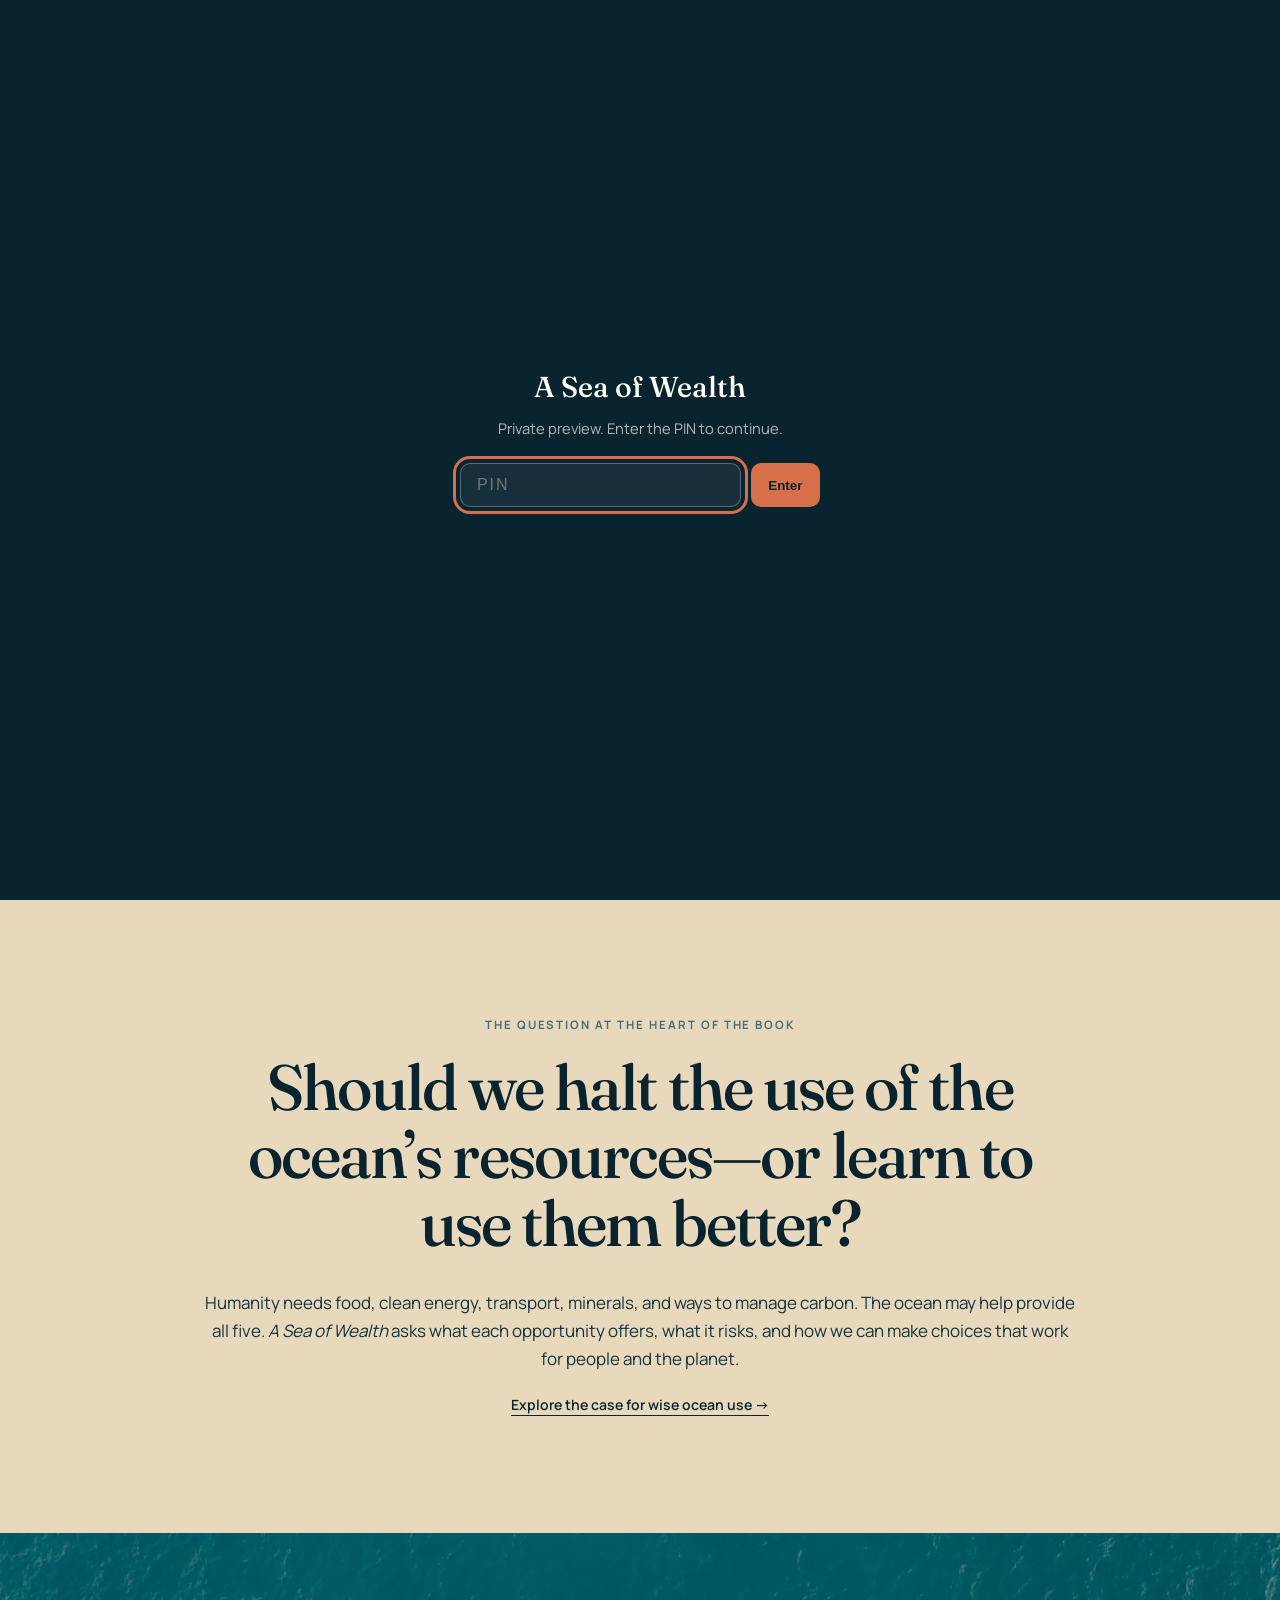
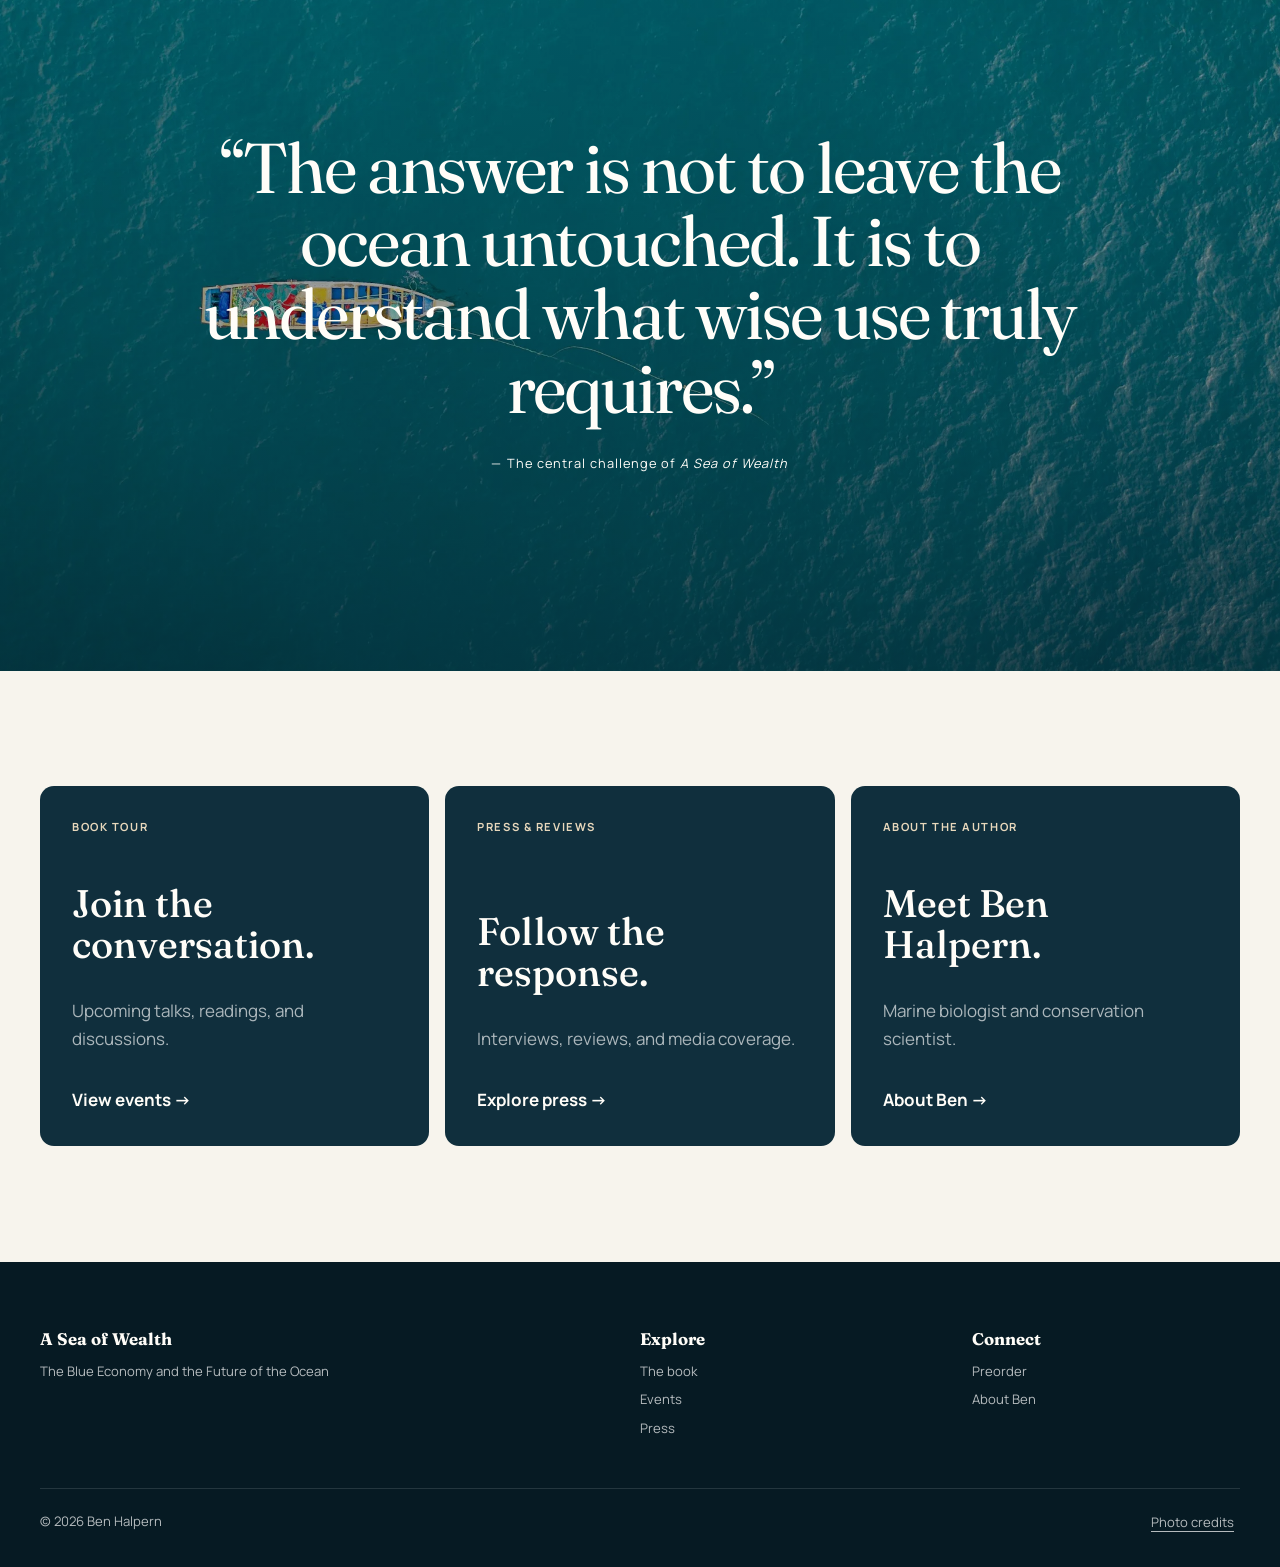
<file: index.html>
<!doctype html><html lang="en"><head><meta charset="utf-8"><meta name="viewport" content="width=device-width,initial-scale=1,viewport-fit=cover"><meta name="description" content="A Sea of Wealth by Ben Halpern — the blue economy and the future of the ocean."><title>A Sea of Wealth — Ben Halpern</title><link rel="icon" href="assets/favicon.svg" type="image/svg+xml"><meta name="theme-color" content="#07566d"><link rel="preconnect" href="https://fonts.googleapis.com"><link rel="preconnect" href="https://fonts.gstatic.com" crossorigin><link href="https://fonts.googleapis.com/css2?family=Fraunces:opsz,wght@9..144,500;9..144,600&family=Manrope:wght@400;500;600;700&display=swap" rel="stylesheet"><link rel="stylesheet" href="styles.css"><link rel="stylesheet" href="mobile.css" media="(max-width: 760px)"><script src="content.js" defer></script><script src="script.js" defer></script><script src="pin-gate.js" defer></script></head><body data-page="home">
<div class="pin-gate" id="pin-gate" role="dialog" aria-modal="true" aria-labelledby="pin-gate-title"><div class="pin-gate-card"><h1 id="pin-gate-title">A Sea of Wealth</h1><p>Private preview. Enter the PIN to continue.</p><form class="pin-gate-form" id="pin-gate-form"><input id="pin-gate-input" type="password" inputmode="numeric" maxlength="8" placeholder="PIN" aria-label="PIN"><button>Enter</button></form><div class="pin-gate-error" id="pin-gate-error" role="alert" aria-live="assertive"></div></div></div><a class="skip-link" href="#main">Skip to content</a>
<header class="site-header" data-header><a class="wordmark" href="index.html"><span>A Sea of Wealth</span><small>Ben Halpern</small></a><a class="m-buy" data-m-page="preorder" href="preorder.html">Preorder</a><button class="nav-toggle" type="button" aria-expanded="false" aria-controls="site-nav" data-nav-toggle><span></span><span></span><span></span><span class="sr-only">Menu</span></button><nav class="site-nav" id="site-nav" data-nav><a data-nav-page="book" href="book.html">The book</a><a data-nav-page="events" href="events.html">Events</a><a data-nav-page="press" href="press.html">Press</a><a data-nav-page="author" href="author.html">About Ben</a><a class="nav-cta" data-nav-page="preorder" href="preorder.html">Preorder</a></nav></header><nav class="m-tabs" aria-label="Sections"><a data-m-page="home" href="index.html"><svg viewBox="0 0 24 24" aria-hidden="true"><path d="M3.5 10.5 12 4l8.5 6.5V19a1 1 0 0 1-1 1H15v-5.5H9V20H4.5a1 1 0 0 1-1-1z"/></svg><span>Home</span></a><a data-m-page="book" href="book.html"><svg viewBox="0 0 24 24" aria-hidden="true"><path d="M5 4.5h10.5A3.5 3.5 0 0 1 19 8v12H8.5A3.5 3.5 0 0 1 5 16.5z"/><path d="M5 16.5A3.5 3.5 0 0 1 8.5 13H19"/></svg><span>Book</span></a><a data-m-page="events" href="events.html"><svg viewBox="0 0 24 24" aria-hidden="true"><rect x="4" y="5.5" width="16" height="14.5" rx="2"/><path d="M4 10h16M8.5 3.5v4M15.5 3.5v4"/></svg><span>Events</span></a><a data-m-page="press" href="press.html"><svg viewBox="0 0 24 24" aria-hidden="true"><path d="M4.5 5h12v13a2 2 0 0 0 2 2h-12a2 2 0 0 1-2-2z"/><path d="M16.5 9h3v9a2 2 0 0 1-2 2M8 9h5M8 12.5h5M8 16h3"/></svg><span>Press</span></a><a data-m-page="author" href="author.html"><svg viewBox="0 0 24 24" aria-hidden="true"><circle cx="12" cy="8.5" r="3.8"/><path d="M4.5 20a7.5 7.5 0 0 1 15 0"/></svg><span>Ben</span></a></nav>
<main id="main"><section class="hero"><div class="hero-photo" role="img" aria-label="Top-down aerial view of fishing nets on the open ocean"></div><div class="hero-wash"></div><div class="hero-inner shell"><div class="cover-wrap reveal"><img class="book-cover" src="assets/book-cover.webp" width="987" height="1500" alt="A Sea of Wealth book cover"><span class="release-tag">Available March 16, 2027</span></div><div class="hero-copy reveal"><p class="eyebrow">A new book by Ben Halpern</p><h1>The ocean can sustain us.<br><em>Can we use it wisely?</em></h1><p class="hero-deck">A bold, hopeful journey through the blue economy&#8288;—and a practical case for meeting human needs without sacrificing the health of the sea.</p><div class="hero-actions"><a class="button button-primary" href="preorder.html">Preorder the book</a><a class="text-link" href="book.html">Explore the book →</a></div></div></div></section>
<section class="question section"><div class="narrow reveal"><p class="eyebrow dark">The question at the heart of the book</p><h2>Should we halt the use of the ocean’s resources—or learn to use them better?</h2><p>Humanity needs food, clean energy, transport, minerals, and ways to manage carbon. The ocean may help provide all five. <em>A Sea of Wealth</em> asks what each opportunity offers, what it risks, and how we can make choices that work for people and the planet.</p><a class="text-link dark-link" href="book.html">Explore the case for wise ocean use →</a></div></section>
<section class="immersive" aria-label="Top-down view of a fishing boat"><div class="immersive-shade"></div><div class="immersive-copy reveal"><p>“The answer is not to leave the ocean untouched. It is to understand what wise use truly requires.”</p><span>— The central challenge of <em>A Sea of Wealth</em></span></div></section>
<section class="section"><div class="shell page-card-grid" data-snap><a class="page-card reveal" href="events.html"><span>Book tour</span><h2>Join the conversation.</h2><p>Upcoming talks, readings, and discussions.</p><b>View events →</b></a><a class="page-card reveal" href="press.html"><span>Press &amp; reviews</span><h2>Follow the response.</h2><p>Interviews, reviews, and media coverage.</p><b>Explore press →</b></a><a class="page-card reveal" href="author.html"><span>About the author</span><h2>Meet Ben Halpern.</h2><p>Marine biologist and conservation scientist.</p><b>About Ben →</b></a></div></section></main>
<footer class="site-footer"><div class="shell footer-grid"><div><strong>A Sea of Wealth</strong><p>The Blue Economy and the Future of the Ocean</p></div><div><strong>Explore</strong><a href="book.html">The book</a><a href="events.html">Events</a><a href="press.html">Press</a></div><div><strong>Connect</strong><a href="preorder.html">Preorder</a><a href="author.html">About Ben</a></div></div><div class="shell footer-bottom"><span>© <span data-year></span> Ben Halpern</span><button type="button" class="credit-toggle" aria-expanded="false" aria-controls="photo-credits" data-credit-toggle>Photo credits</button></div><div class="photo-credits shell" id="photo-credits" hidden data-credits><p>Photography is top-down aerial imagery from Unsplash. Full credits are in the repository image guide.</p></div></footer></body></html>
</file>
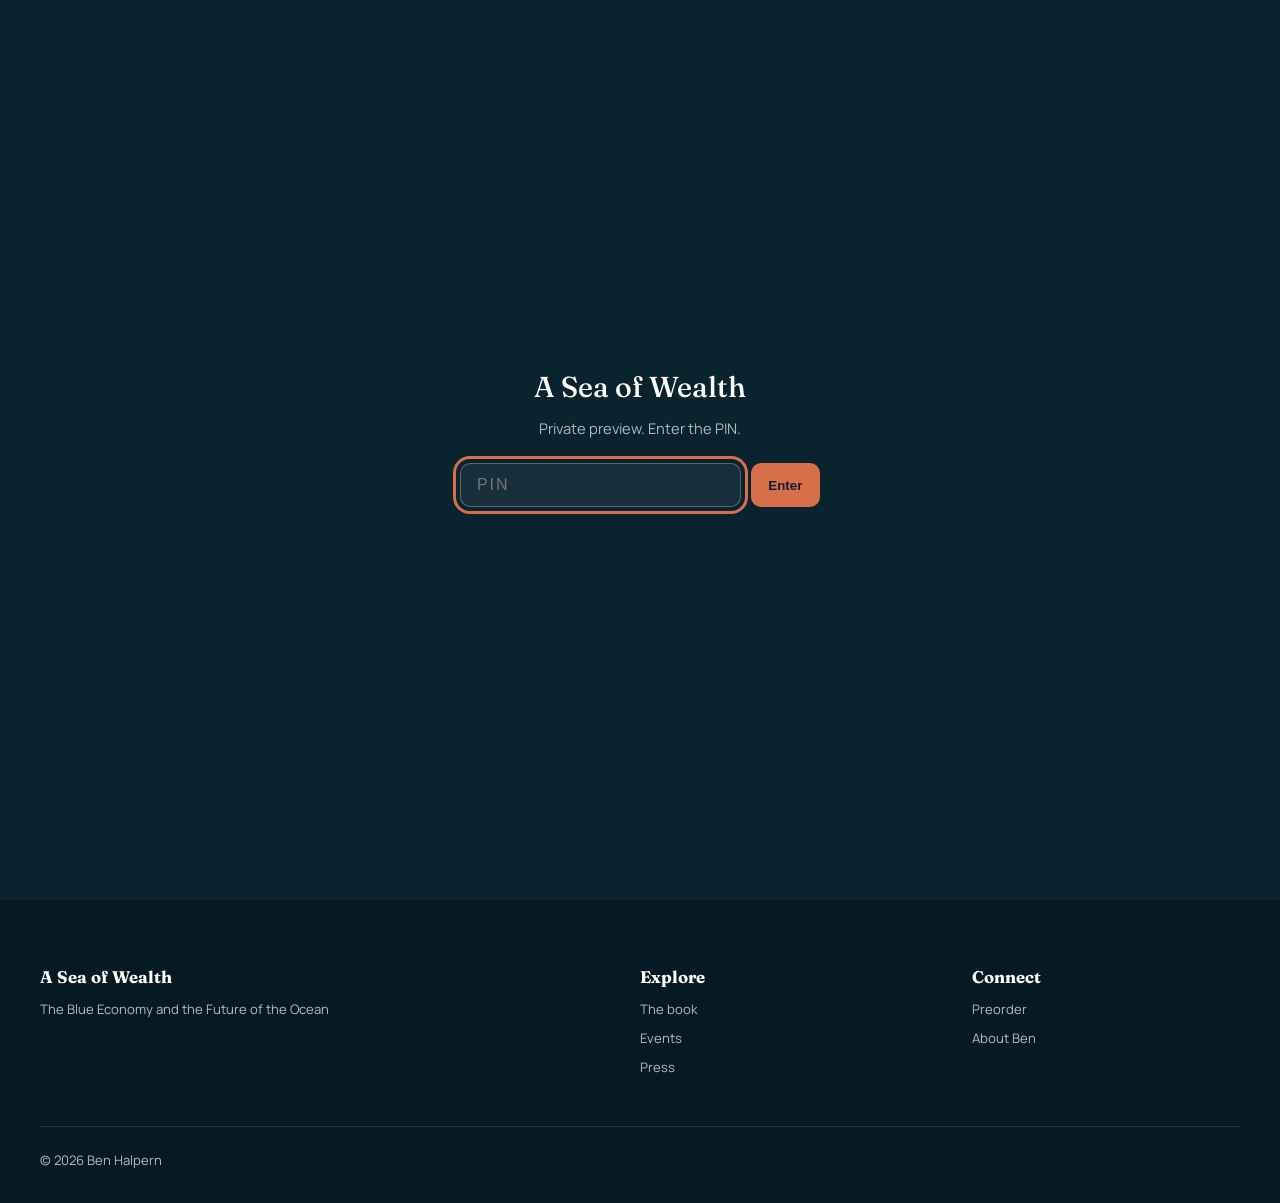
<file: author.html>
<!doctype html><html lang="en"><head><meta charset="utf-8"><meta name="viewport" content="width=device-width,initial-scale=1,viewport-fit=cover"><meta name="description" content="About Ben Halpern, author of A Sea of Wealth."><title>About Ben Halpern — A Sea of Wealth</title><link rel="icon" href="assets/favicon.svg" type="image/svg+xml"><meta name="theme-color" content="#07566d"><link rel="preconnect" href="https://fonts.googleapis.com"><link rel="preconnect" href="https://fonts.gstatic.com" crossorigin><link href="https://fonts.googleapis.com/css2?family=Fraunces:opsz,wght@9..144,500;9..144,600&family=Manrope:wght@400;500;600;700&display=swap" rel="stylesheet"><link rel="stylesheet" href="styles.css"><link rel="stylesheet" href="mobile.css" media="(max-width: 760px)"><script src="content.js" defer></script><script src="script.js" defer></script><script src="pin-gate.js" defer></script></head><body class="inner-page" data-page="author"><div class="pin-gate" id="pin-gate" role="dialog" aria-modal="true" aria-labelledby="pin-gate-title"><div class="pin-gate-card"><h1 id="pin-gate-title">A Sea of Wealth</h1><p>Private preview. Enter the PIN.</p><form class="pin-gate-form" id="pin-gate-form"><input id="pin-gate-input" type="password" inputmode="numeric" maxlength="8" placeholder="PIN" aria-label="PIN"><button>Enter</button></form><div class="pin-gate-error" id="pin-gate-error" role="alert" aria-live="assertive"></div></div></div><a class="skip-link" href="#main">Skip to content</a><header class="site-header scrolled" data-header><a class="wordmark" href="index.html"><span>A Sea of Wealth</span><small>Ben Halpern</small></a><a class="m-buy" data-m-page="preorder" href="preorder.html">Preorder</a><button class="nav-toggle" type="button" aria-expanded="false" aria-controls="site-nav" data-nav-toggle><span></span><span></span><span></span><span class="sr-only">Menu</span></button><nav class="site-nav" id="site-nav" data-nav><a data-nav-page="book" href="book.html">The book</a><a data-nav-page="events" href="events.html">Events</a><a data-nav-page="press" href="press.html">Press</a><a data-nav-page="author" href="author.html">About Ben</a><a class="nav-cta" data-nav-page="preorder" href="preorder.html">Preorder</a></nav></header><nav class="m-tabs" aria-label="Sections"><a data-m-page="home" href="index.html"><svg viewBox="0 0 24 24" aria-hidden="true"><path d="M3.5 10.5 12 4l8.5 6.5V19a1 1 0 0 1-1 1H15v-5.5H9V20H4.5a1 1 0 0 1-1-1z"/></svg><span>Home</span></a><a data-m-page="book" href="book.html"><svg viewBox="0 0 24 24" aria-hidden="true"><path d="M5 4.5h10.5A3.5 3.5 0 0 1 19 8v12H8.5A3.5 3.5 0 0 1 5 16.5z"/><path d="M5 16.5A3.5 3.5 0 0 1 8.5 13H19"/></svg><span>Book</span></a><a data-m-page="events" href="events.html"><svg viewBox="0 0 24 24" aria-hidden="true"><rect x="4" y="5.5" width="16" height="14.5" rx="2"/><path d="M4 10h16M8.5 3.5v4M15.5 3.5v4"/></svg><span>Events</span></a><a data-m-page="press" href="press.html"><svg viewBox="0 0 24 24" aria-hidden="true"><path d="M4.5 5h12v13a2 2 0 0 0 2 2h-12a2 2 0 0 1-2-2z"/><path d="M16.5 9h3v9a2 2 0 0 1-2 2M8 9h5M8 12.5h5M8 16h3"/></svg><span>Press</span></a><a data-m-page="author" href="author.html"><svg viewBox="0 0 24 24" aria-hidden="true"><circle cx="12" cy="8.5" r="3.8"/><path d="M4.5 20a7.5 7.5 0 0 1 15 0"/></svg><span>Ben</span></a></nav><main id="main"><section class="author author-page section"><div class="shell author-layout"><div class="author-mark reveal"><img src="assets/ben-halpern.webp" width="1400" height="1400" alt="Black-and-white portrait of Ben Halpern"></div><div class="author-copy reveal"><p class="eyebrow dark">About the author</p><h1>Ben Halpern</h1><p class="lead">Marine biologist, conservation scientist, and one of the world’s leading thinkers on the relationship between people and the ocean.</p><p>Ben Halpern is professor of marine biology and conservation science at the University of California, Santa Barbara, and executive director of the National Center for Ecological Analysis and Synthesis.</p><p>His research has appeared in <em>Nature</em>, <em>Science</em>, and <em>Scientific American</em>, and his work is regularly featured by NPR, the BBC, and other major media outlets.</p><div class="author-links"><a href="https://www.nceas.ucsb.edu/about-us/our-people" target="_blank" rel="noreferrer">NCEAS ↗</a><a href="https://bren.ucsb.edu/people/ben-halpern" target="_blank" rel="noreferrer">Bren School ↗</a><a href="https://scholar.google.com/citations?user=6XVuz14AAAAJ&hl=en" target="_blank" rel="noreferrer">Google Scholar ↗</a><a href="https://www.linkedin.com/in/benjamin-halpern-56995b138" target="_blank" rel="noreferrer">LinkedIn ↗</a></div></div></div></section></main><footer class="site-footer"><div class="shell footer-grid"><div><strong>A Sea of Wealth</strong><p>The Blue Economy and the Future of the Ocean</p></div><div><strong>Explore</strong><a href="book.html">The book</a><a href="events.html">Events</a><a href="press.html">Press</a></div><div><strong>Connect</strong><a href="preorder.html">Preorder</a><a href="author.html">About Ben</a></div></div><div class="shell footer-bottom"><span>© <span data-year></span> Ben Halpern</span></div></footer></body></html>
</file>
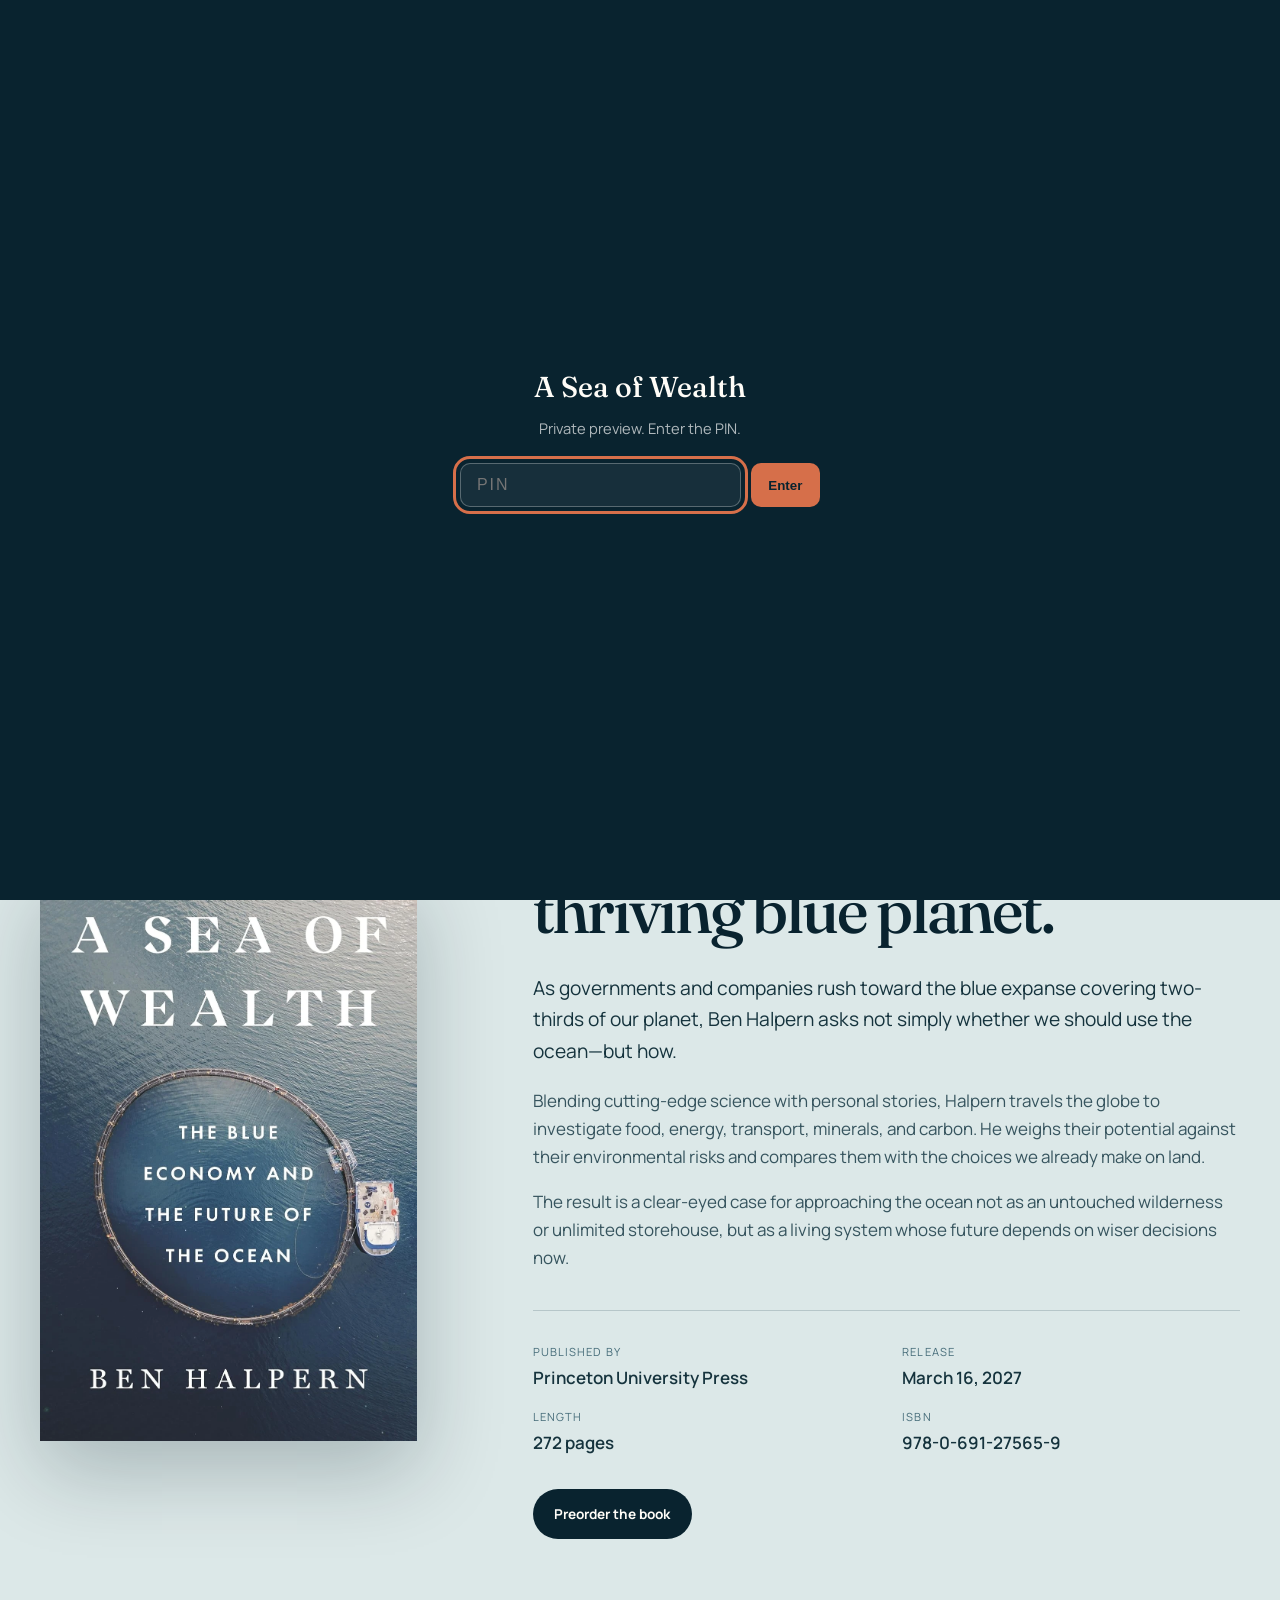
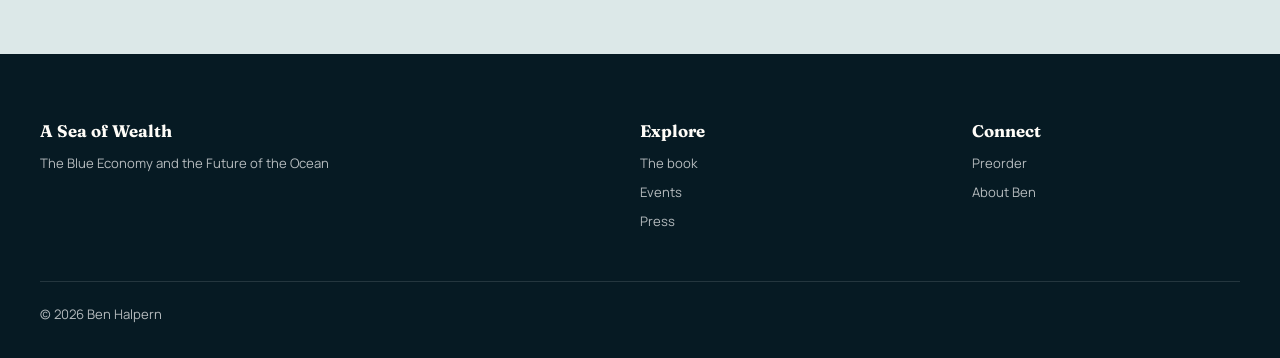
<file: book.html>
<!doctype html><html lang="en"><head><meta charset="utf-8"><meta name="viewport" content="width=device-width,initial-scale=1,viewport-fit=cover"><meta name="description" content="About A Sea of Wealth by Ben Halpern."><title>The Book — A Sea of Wealth</title><link rel="icon" href="assets/favicon.svg" type="image/svg+xml"><meta name="theme-color" content="#07566d"><link rel="preconnect" href="https://fonts.googleapis.com"><link rel="preconnect" href="https://fonts.gstatic.com" crossorigin><link href="https://fonts.googleapis.com/css2?family=Fraunces:opsz,wght@9..144,500;9..144,600&family=Manrope:wght@400;500;600;700&display=swap" rel="stylesheet"><link rel="stylesheet" href="styles.css"><link rel="stylesheet" href="mobile.css" media="(max-width: 760px)"><script src="content.js" defer></script><script src="script.js" defer></script><script src="pin-gate.js" defer></script></head><body class="inner-page" data-page="book">
<div class="pin-gate" id="pin-gate" role="dialog" aria-modal="true" aria-labelledby="pin-gate-title"><div class="pin-gate-card"><h1 id="pin-gate-title">A Sea of Wealth</h1><p>Private preview. Enter the PIN.</p><form class="pin-gate-form" id="pin-gate-form"><input id="pin-gate-input" type="password" inputmode="numeric" maxlength="8" placeholder="PIN" aria-label="PIN"><button>Enter</button></form><div class="pin-gate-error" id="pin-gate-error" role="alert" aria-live="assertive"></div></div></div><a class="skip-link" href="#main">Skip to content</a>
<header class="site-header scrolled" data-header><a class="wordmark" href="index.html"><span>A Sea of Wealth</span><small>Ben Halpern</small></a><a class="m-buy" data-m-page="preorder" href="preorder.html">Preorder</a><button class="nav-toggle" type="button" aria-expanded="false" aria-controls="site-nav" data-nav-toggle><span></span><span></span><span></span><span class="sr-only">Menu</span></button><nav class="site-nav" id="site-nav" data-nav><a data-nav-page="book" href="book.html">The book</a><a data-nav-page="events" href="events.html">Events</a><a data-nav-page="press" href="press.html">Press</a><a data-nav-page="author" href="author.html">About Ben</a><a class="nav-cta" data-nav-page="preorder" href="preorder.html">Preorder</a></nav></header><nav class="m-tabs" aria-label="Sections"><a data-m-page="home" href="index.html"><svg viewBox="0 0 24 24" aria-hidden="true"><path d="M3.5 10.5 12 4l8.5 6.5V19a1 1 0 0 1-1 1H15v-5.5H9V20H4.5a1 1 0 0 1-1-1z"/></svg><span>Home</span></a><a data-m-page="book" href="book.html"><svg viewBox="0 0 24 24" aria-hidden="true"><path d="M5 4.5h10.5A3.5 3.5 0 0 1 19 8v12H8.5A3.5 3.5 0 0 1 5 16.5z"/><path d="M5 16.5A3.5 3.5 0 0 1 8.5 13H19"/></svg><span>Book</span></a><a data-m-page="events" href="events.html"><svg viewBox="0 0 24 24" aria-hidden="true"><rect x="4" y="5.5" width="16" height="14.5" rx="2"/><path d="M4 10h16M8.5 3.5v4M15.5 3.5v4"/></svg><span>Events</span></a><a data-m-page="press" href="press.html"><svg viewBox="0 0 24 24" aria-hidden="true"><path d="M4.5 5h12v13a2 2 0 0 0 2 2h-12a2 2 0 0 1-2-2z"/><path d="M16.5 9h3v9a2 2 0 0 1-2 2M8 9h5M8 12.5h5M8 16h3"/></svg><span>Press</span></a><a data-m-page="author" href="author.html"><svg viewBox="0 0 24 24" aria-hidden="true"><circle cx="12" cy="8.5" r="3.8"/><path d="M4.5 20a7.5 7.5 0 0 1 15 0"/></svg><span>Ben</span></a></nav>
<main id="main"><section class="page-hero page-hero-book"><div class="shell page-hero-copy reveal"><p class="eyebrow">Inside the book</p><h1>A bold case for using the ocean wisely.</h1><p>A hopeful argument for meeting human needs through the ocean without sacrificing the health of the planet.</p></div></section><section class="book section"><div class="shell book-layout"><div class="book-image reveal"><img src="assets/book-cover.webp" width="987" height="1500" alt="A Sea of Wealth book cover"></div><div class="book-copy reveal"><p class="eyebrow dark">About the book</p><h2>A hopeful argument for a thriving blue planet.</h2><p class="lead">As governments and companies rush toward the blue expanse covering two-thirds of our planet, Ben Halpern asks not simply whether we should use the ocean—but how.</p><p>Blending cutting-edge science with personal stories, Halpern travels the globe to investigate food, energy, transport, minerals, and carbon. He weighs their potential against their environmental risks and compares them with the choices we already make on land.</p><p>The result is a clear-eyed case for approaching the ocean not as an untouched wilderness or unlimited storehouse, but as a living system whose future depends on wiser decisions now.</p><dl class="book-facts"><div><dt>Published by</dt><dd>Princeton University Press</dd></div><div><dt>Release</dt><dd>March 16, 2027</dd></div><div><dt>Length</dt><dd>272 pages</dd></div><div><dt>ISBN</dt><dd>978-0-691-27565-9</dd></div></dl><a class="button button-dark" href="preorder.html">Preorder the book</a></div></div></section></main>
<footer class="site-footer"><div class="shell footer-grid"><div><strong>A Sea of Wealth</strong><p>The Blue Economy and the Future of the Ocean</p></div><div><strong>Explore</strong><a href="book.html">The book</a><a href="events.html">Events</a><a href="press.html">Press</a></div><div><strong>Connect</strong><a href="preorder.html">Preorder</a><a href="author.html">About Ben</a></div></div><div class="shell footer-bottom"><span>© <span data-year></span> Ben Halpern</span></div></footer></body></html>
</file>
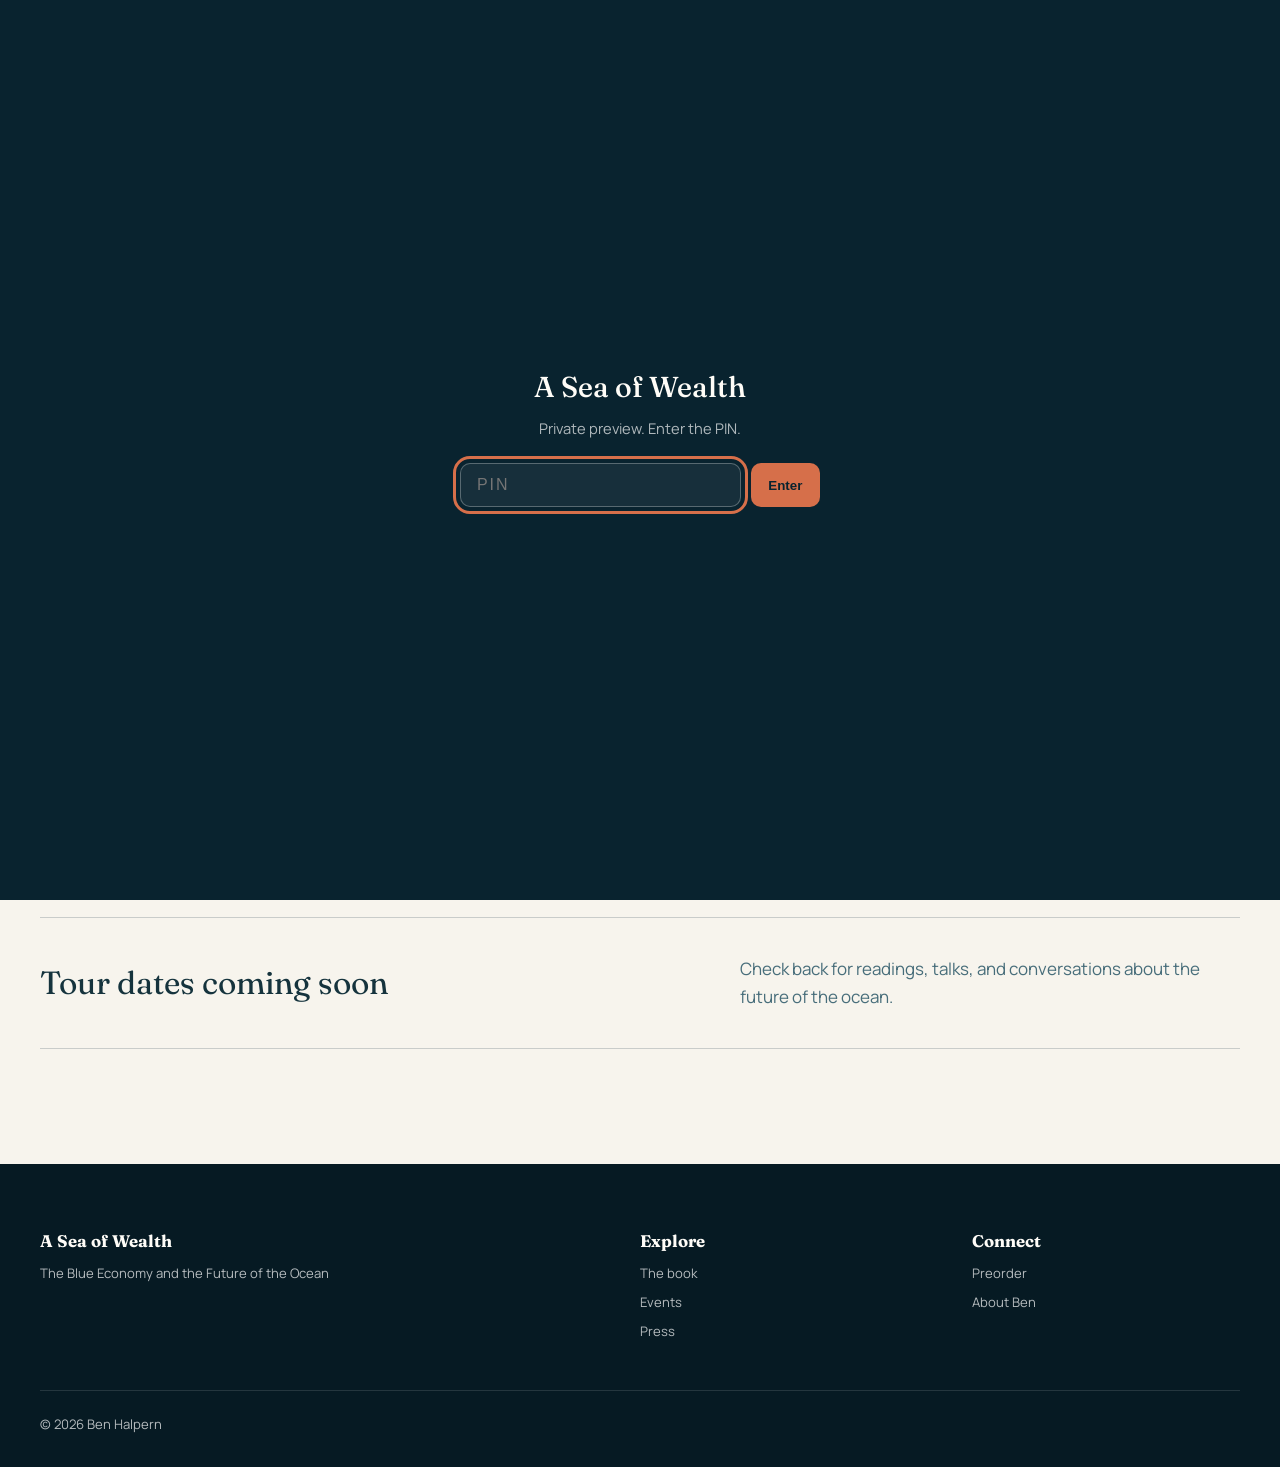
<file: events.html>
<!doctype html><html lang="en"><head><meta charset="utf-8"><meta name="viewport" content="width=device-width,initial-scale=1,viewport-fit=cover"><meta name="description" content="A Sea of Wealth book tour events."><title>Events — A Sea of Wealth</title><link rel="icon" href="assets/favicon.svg" type="image/svg+xml"><meta name="theme-color" content="#07566d"><link rel="preconnect" href="https://fonts.googleapis.com"><link rel="preconnect" href="https://fonts.gstatic.com" crossorigin><link href="https://fonts.googleapis.com/css2?family=Fraunces:opsz,wght@9..144,500;9..144,600&family=Manrope:wght@400;500;600;700&display=swap" rel="stylesheet"><link rel="stylesheet" href="styles.css"><link rel="stylesheet" href="mobile.css" media="(max-width: 760px)"><script src="content.js" defer></script><script src="script.js" defer></script><script src="pin-gate.js" defer></script></head><body class="inner-page" data-page="events"><div class="pin-gate" id="pin-gate" role="dialog" aria-modal="true" aria-labelledby="pin-gate-title"><div class="pin-gate-card"><h1 id="pin-gate-title">A Sea of Wealth</h1><p>Private preview. Enter the PIN.</p><form class="pin-gate-form" id="pin-gate-form"><input id="pin-gate-input" type="password" inputmode="numeric" maxlength="8" placeholder="PIN" aria-label="PIN"><button>Enter</button></form><div class="pin-gate-error" id="pin-gate-error" role="alert" aria-live="assertive"></div></div></div><a class="skip-link" href="#main">Skip to content</a><header class="site-header scrolled" data-header><a class="wordmark" href="index.html"><span>A Sea of Wealth</span><small>Ben Halpern</small></a><a class="m-buy" data-m-page="preorder" href="preorder.html">Preorder</a><button class="nav-toggle" type="button" aria-expanded="false" aria-controls="site-nav" data-nav-toggle><span></span><span></span><span></span><span class="sr-only">Menu</span></button><nav class="site-nav" id="site-nav" data-nav><a data-nav-page="book" href="book.html">The book</a><a data-nav-page="events" href="events.html">Events</a><a data-nav-page="press" href="press.html">Press</a><a data-nav-page="author" href="author.html">About Ben</a><a class="nav-cta" data-nav-page="preorder" href="preorder.html">Preorder</a></nav></header><nav class="m-tabs" aria-label="Sections"><a data-m-page="home" href="index.html"><svg viewBox="0 0 24 24" aria-hidden="true"><path d="M3.5 10.5 12 4l8.5 6.5V19a1 1 0 0 1-1 1H15v-5.5H9V20H4.5a1 1 0 0 1-1-1z"/></svg><span>Home</span></a><a data-m-page="book" href="book.html"><svg viewBox="0 0 24 24" aria-hidden="true"><path d="M5 4.5h10.5A3.5 3.5 0 0 1 19 8v12H8.5A3.5 3.5 0 0 1 5 16.5z"/><path d="M5 16.5A3.5 3.5 0 0 1 8.5 13H19"/></svg><span>Book</span></a><a data-m-page="events" href="events.html"><svg viewBox="0 0 24 24" aria-hidden="true"><rect x="4" y="5.5" width="16" height="14.5" rx="2"/><path d="M4 10h16M8.5 3.5v4M15.5 3.5v4"/></svg><span>Events</span></a><a data-m-page="press" href="press.html"><svg viewBox="0 0 24 24" aria-hidden="true"><path d="M4.5 5h12v13a2 2 0 0 0 2 2h-12a2 2 0 0 1-2-2z"/><path d="M16.5 9h3v9a2 2 0 0 1-2 2M8 9h5M8 12.5h5M8 16h3"/></svg><span>Press</span></a><a data-m-page="author" href="author.html"><svg viewBox="0 0 24 24" aria-hidden="true"><circle cx="12" cy="8.5" r="3.8"/><path d="M4.5 20a7.5 7.5 0 0 1 15 0"/></svg><span>Ben</span></a></nav><main id="main"><section class="page-hero page-hero-events"><div class="shell page-hero-copy reveal"><p class="eyebrow">Book tour</p><h1>Come join the conversation.</h1><p>Talks, readings, and discussions about the blue economy and the future of the ocean.</p></div></section><section class="updates section"><div class="shell"><div class="section-heading reveal"><div><p class="eyebrow dark">Upcoming</p><h2>Events and appearances.</h2></div><p>New dates will be added here as they are announced.</p></div><div class="update-list" data-events></div></div></section></main><footer class="site-footer"><div class="shell footer-grid"><div><strong>A Sea of Wealth</strong><p>The Blue Economy and the Future of the Ocean</p></div><div><strong>Explore</strong><a href="book.html">The book</a><a href="events.html">Events</a><a href="press.html">Press</a></div><div><strong>Connect</strong><a href="preorder.html">Preorder</a><a href="author.html">About Ben</a></div></div><div class="shell footer-bottom"><span>© <span data-year></span> Ben Halpern</span></div></footer></body></html>
</file>
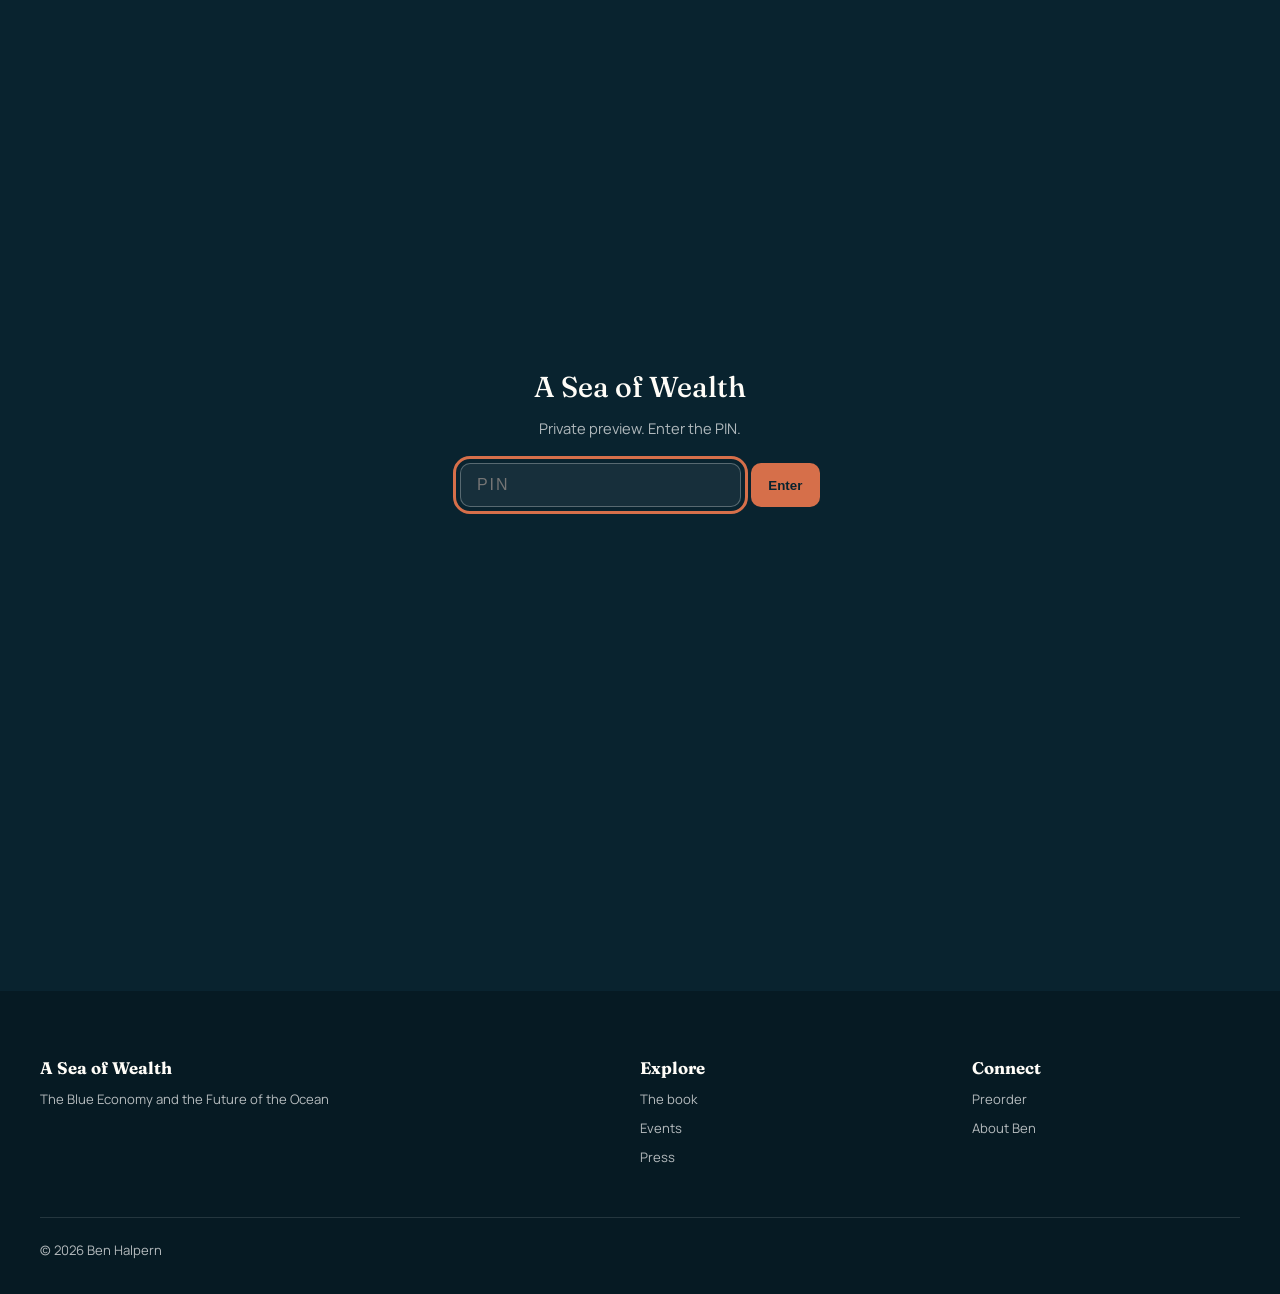
<file: preorder.html>
<!doctype html><html lang="en"><head><meta charset="utf-8"><meta name="viewport" content="width=device-width,initial-scale=1,viewport-fit=cover"><meta name="description" content="Preorder A Sea of Wealth by Ben Halpern."><title>Preorder — A Sea of Wealth</title><link rel="icon" href="assets/favicon.svg" type="image/svg+xml"><meta name="theme-color" content="#07566d"><link rel="preconnect" href="https://fonts.googleapis.com"><link rel="preconnect" href="https://fonts.gstatic.com" crossorigin><link href="https://fonts.googleapis.com/css2?family=Fraunces:opsz,wght@9..144,500;9..144,600&family=Manrope:wght@400;500;600;700&display=swap" rel="stylesheet"><link rel="stylesheet" href="styles.css"><link rel="stylesheet" href="mobile.css" media="(max-width: 760px)"><script src="content.js" defer></script><script src="script.js" defer></script><script src="pin-gate.js" defer></script></head><body class="inner-page" data-page="preorder"><div class="pin-gate" id="pin-gate" role="dialog" aria-modal="true" aria-labelledby="pin-gate-title"><div class="pin-gate-card"><h1 id="pin-gate-title">A Sea of Wealth</h1><p>Private preview. Enter the PIN.</p><form class="pin-gate-form" id="pin-gate-form"><input id="pin-gate-input" type="password" inputmode="numeric" maxlength="8" placeholder="PIN" aria-label="PIN"><button>Enter</button></form><div class="pin-gate-error" id="pin-gate-error" role="alert" aria-live="assertive"></div></div></div><a class="skip-link" href="#main">Skip to content</a><header class="site-header scrolled" data-header><a class="wordmark" href="index.html"><span>A Sea of Wealth</span><small>Ben Halpern</small></a><a class="m-buy" data-m-page="preorder" href="preorder.html">Preorder</a><button class="nav-toggle" type="button" aria-expanded="false" aria-controls="site-nav" data-nav-toggle><span></span><span></span><span></span><span class="sr-only">Menu</span></button><nav class="site-nav" id="site-nav" data-nav><a data-nav-page="book" href="book.html">The book</a><a data-nav-page="events" href="events.html">Events</a><a data-nav-page="press" href="press.html">Press</a><a data-nav-page="author" href="author.html">About Ben</a><a class="nav-cta" data-nav-page="preorder" href="preorder.html">Preorder</a></nav></header><nav class="m-tabs" aria-label="Sections"><a data-m-page="home" href="index.html"><svg viewBox="0 0 24 24" aria-hidden="true"><path d="M3.5 10.5 12 4l8.5 6.5V19a1 1 0 0 1-1 1H15v-5.5H9V20H4.5a1 1 0 0 1-1-1z"/></svg><span>Home</span></a><a data-m-page="book" href="book.html"><svg viewBox="0 0 24 24" aria-hidden="true"><path d="M5 4.5h10.5A3.5 3.5 0 0 1 19 8v12H8.5A3.5 3.5 0 0 1 5 16.5z"/><path d="M5 16.5A3.5 3.5 0 0 1 8.5 13H19"/></svg><span>Book</span></a><a data-m-page="events" href="events.html"><svg viewBox="0 0 24 24" aria-hidden="true"><rect x="4" y="5.5" width="16" height="14.5" rx="2"/><path d="M4 10h16M8.5 3.5v4M15.5 3.5v4"/></svg><span>Events</span></a><a data-m-page="press" href="press.html"><svg viewBox="0 0 24 24" aria-hidden="true"><path d="M4.5 5h12v13a2 2 0 0 0 2 2h-12a2 2 0 0 1-2-2z"/><path d="M16.5 9h3v9a2 2 0 0 1-2 2M8 9h5M8 12.5h5M8 16h3"/></svg><span>Press</span></a><a data-m-page="author" href="author.html"><svg viewBox="0 0 24 24" aria-hidden="true"><circle cx="12" cy="8.5" r="3.8"/><path d="M4.5 20a7.5 7.5 0 0 1 15 0"/></svg><span>Ben</span></a></nav><main id="main"><section class="preorder section preorder-full"><div class="shell preorder-layout"><div class="preorder-cover reveal"><img src="assets/book-cover.webp" width="987" height="1500" alt="A Sea of Wealth book cover"></div><div class="preorder-copy reveal"><p class="eyebrow light">Available March 16, 2027</p><h1>Start seeing the ocean differently.</h1><p>Preorder <em>A Sea of Wealth</em> from your preferred bookseller.</p><div class="retailer-links" data-retailers></div><p class="retailer-secondary" data-secondary-retailers></p><small>Retailer prices and availability may vary.</small><dl class="preorder-facts"><div><dt>Publisher</dt><dd>Princeton University Press</dd></div><div><dt>ISBN</dt><dd>978-0-691-27565-9</dd></div></dl></div></div></section></main><footer class="site-footer"><div class="shell footer-grid"><div><strong>A Sea of Wealth</strong><p>The Blue Economy and the Future of the Ocean</p></div><div><strong>Explore</strong><a href="book.html">The book</a><a href="events.html">Events</a><a href="press.html">Press</a></div><div><strong>Connect</strong><a href="preorder.html">Preorder</a><a href="author.html">About Ben</a></div></div><div class="shell footer-bottom"><span>© <span data-year></span> Ben Halpern</span></div></footer></body></html>
</file>
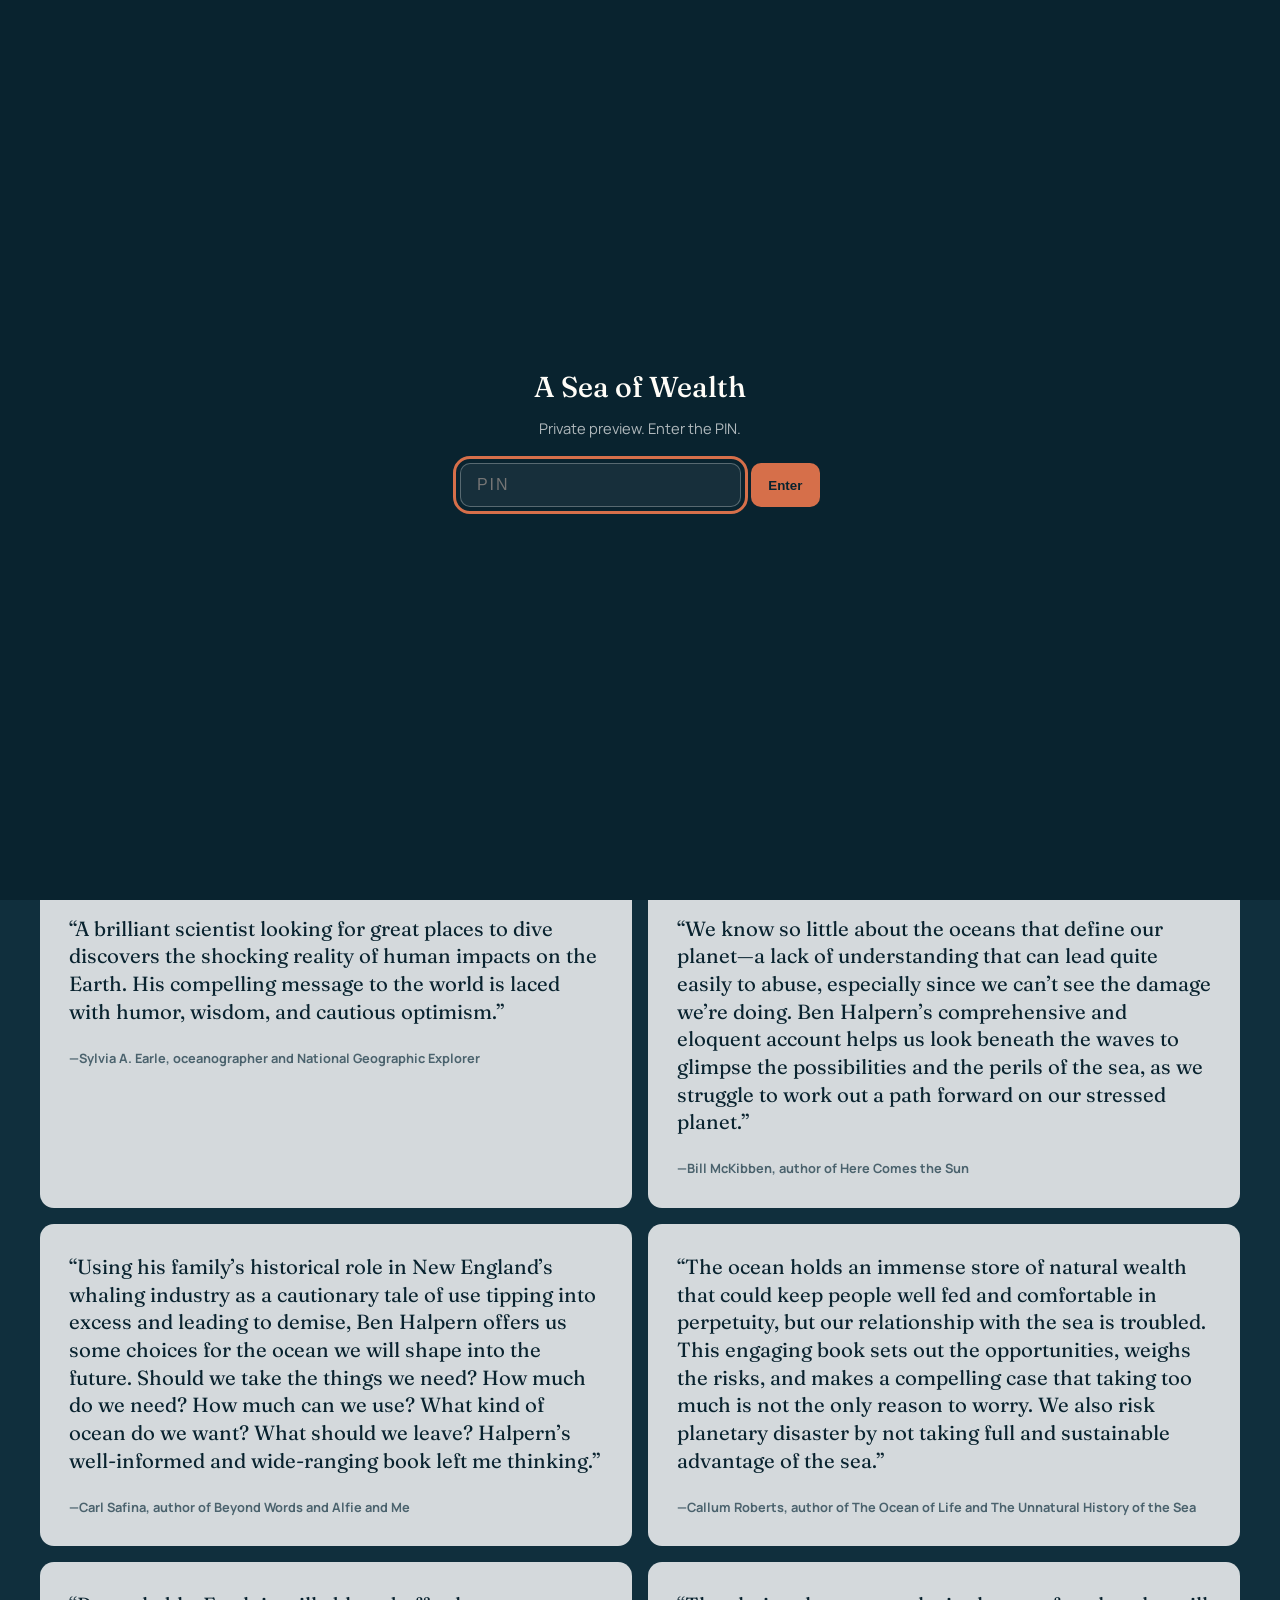
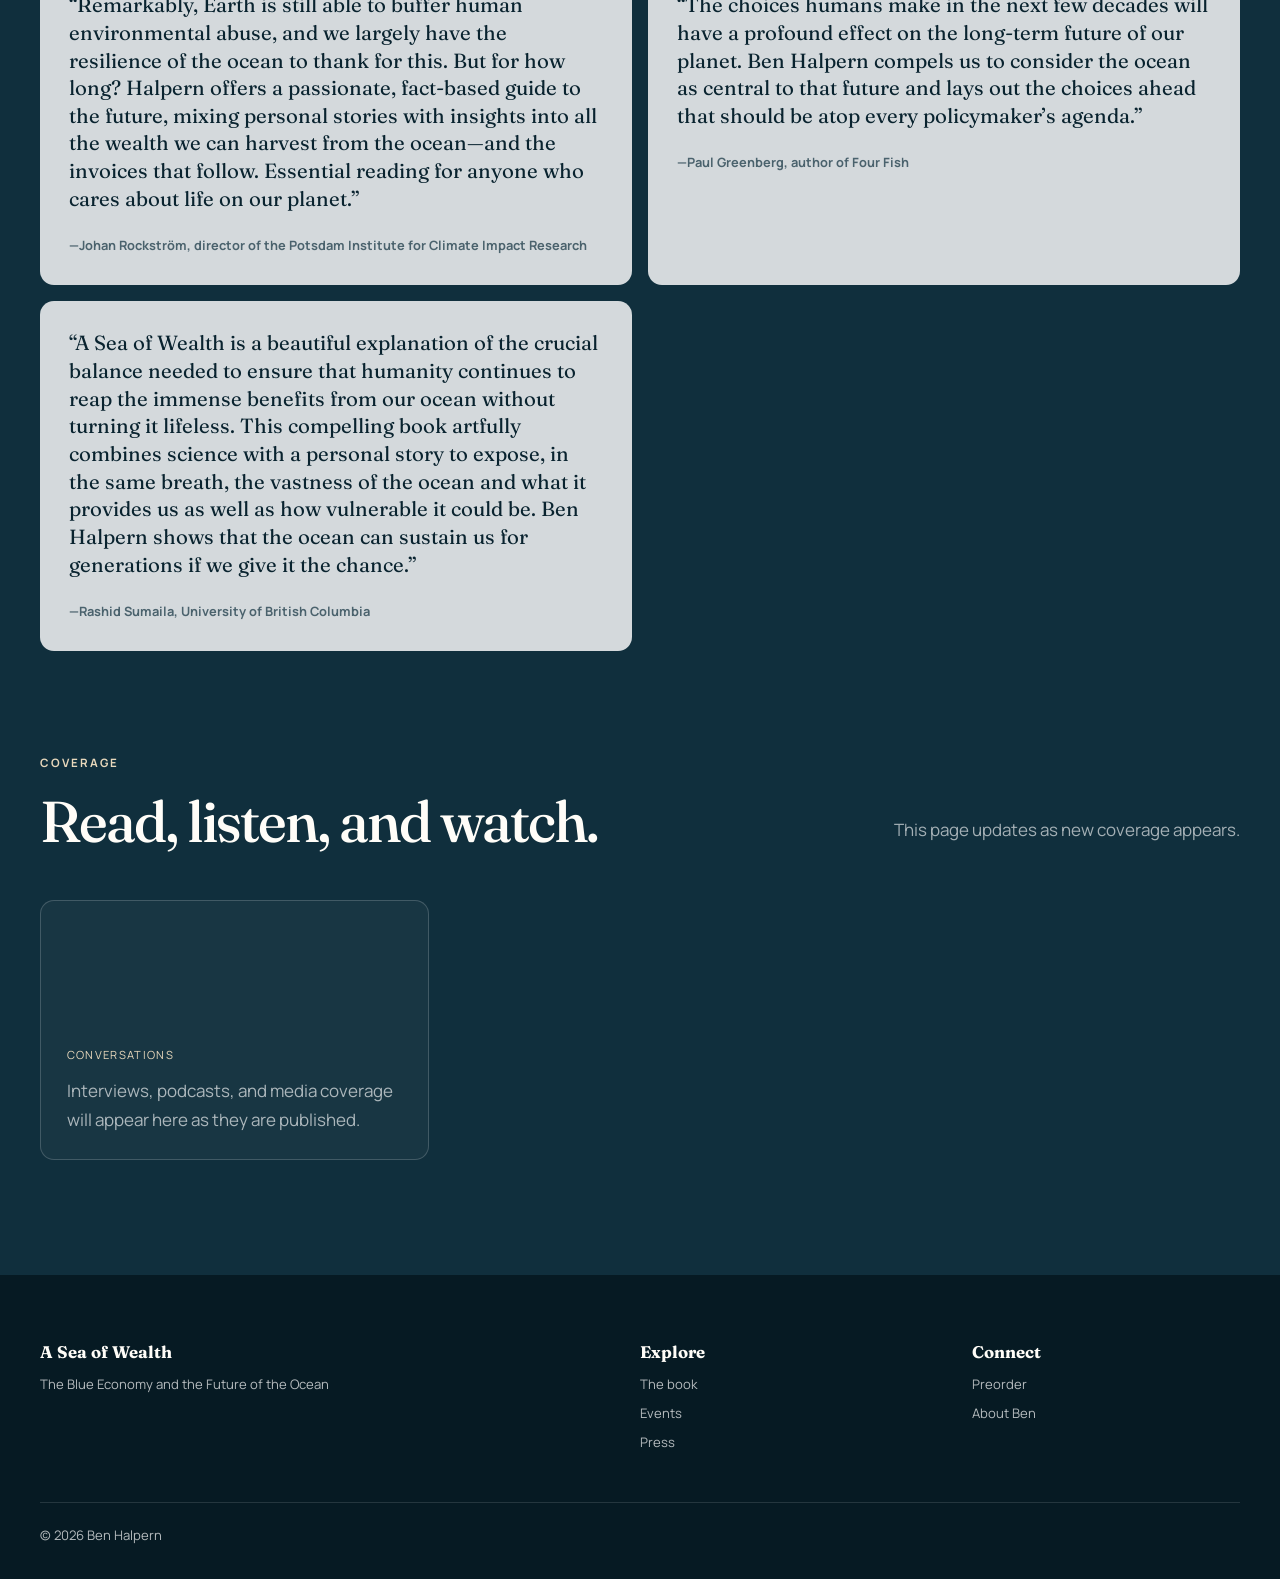
<file: press.html>
<!doctype html><html lang="en"><head><meta charset="utf-8"><meta name="viewport" content="width=device-width,initial-scale=1,viewport-fit=cover"><meta name="description" content="Press and reviews for A Sea of Wealth."><title>Press &amp; Reviews — A Sea of Wealth</title><link rel="icon" href="assets/favicon.svg" type="image/svg+xml"><meta name="theme-color" content="#07566d"><link rel="preconnect" href="https://fonts.googleapis.com"><link rel="preconnect" href="https://fonts.gstatic.com" crossorigin><link href="https://fonts.googleapis.com/css2?family=Fraunces:opsz,wght@9..144,500;9..144,600&family=Manrope:wght@400;500;600;700&display=swap" rel="stylesheet"><link rel="stylesheet" href="styles.css"><link rel="stylesheet" href="mobile.css" media="(max-width: 760px)"><script src="content.js" defer></script><script src="script.js" defer></script><script src="pin-gate.js" defer></script></head><body class="inner-page" data-page="press"><div class="pin-gate" id="pin-gate" role="dialog" aria-modal="true" aria-labelledby="pin-gate-title"><div class="pin-gate-card"><h1 id="pin-gate-title">A Sea of Wealth</h1><p>Private preview. Enter the PIN.</p><form class="pin-gate-form" id="pin-gate-form"><input id="pin-gate-input" type="password" inputmode="numeric" maxlength="8" placeholder="PIN" aria-label="PIN"><button>Enter</button></form><div class="pin-gate-error" id="pin-gate-error" role="alert" aria-live="assertive"></div></div></div><a class="skip-link" href="#main">Skip to content</a><header class="site-header scrolled" data-header><a class="wordmark" href="index.html"><span>A Sea of Wealth</span><small>Ben Halpern</small></a><a class="m-buy" data-m-page="preorder" href="preorder.html">Preorder</a><button class="nav-toggle" type="button" aria-expanded="false" aria-controls="site-nav" data-nav-toggle><span></span><span></span><span></span><span class="sr-only">Menu</span></button><nav class="site-nav" id="site-nav" data-nav><a data-nav-page="book" href="book.html">The book</a><a data-nav-page="events" href="events.html">Events</a><a data-nav-page="press" href="press.html">Press</a><a data-nav-page="author" href="author.html">About Ben</a><a class="nav-cta" data-nav-page="preorder" href="preorder.html">Preorder</a></nav></header><nav class="m-tabs" aria-label="Sections"><a data-m-page="home" href="index.html"><svg viewBox="0 0 24 24" aria-hidden="true"><path d="M3.5 10.5 12 4l8.5 6.5V19a1 1 0 0 1-1 1H15v-5.5H9V20H4.5a1 1 0 0 1-1-1z"/></svg><span>Home</span></a><a data-m-page="book" href="book.html"><svg viewBox="0 0 24 24" aria-hidden="true"><path d="M5 4.5h10.5A3.5 3.5 0 0 1 19 8v12H8.5A3.5 3.5 0 0 1 5 16.5z"/><path d="M5 16.5A3.5 3.5 0 0 1 8.5 13H19"/></svg><span>Book</span></a><a data-m-page="events" href="events.html"><svg viewBox="0 0 24 24" aria-hidden="true"><rect x="4" y="5.5" width="16" height="14.5" rx="2"/><path d="M4 10h16M8.5 3.5v4M15.5 3.5v4"/></svg><span>Events</span></a><a data-m-page="press" href="press.html"><svg viewBox="0 0 24 24" aria-hidden="true"><path d="M4.5 5h12v13a2 2 0 0 0 2 2h-12a2 2 0 0 1-2-2z"/><path d="M16.5 9h3v9a2 2 0 0 1-2 2M8 9h5M8 12.5h5M8 16h3"/></svg><span>Press</span></a><a data-m-page="author" href="author.html"><svg viewBox="0 0 24 24" aria-hidden="true"><circle cx="12" cy="8.5" r="3.8"/><path d="M4.5 20a7.5 7.5 0 0 1 15 0"/></svg><span>Ben</span></a></nav><main id="main"><section class="page-hero page-hero-press"><div class="shell page-hero-copy reveal"><p class="eyebrow">Press &amp; reviews</p><h1>The conversation is just beginning.</h1><p>Reviews, interviews, and media coverage for <em>A Sea of Wealth</em>.</p></div></section><section class="press section"><div class="shell"><div class="section-heading reveal"><div><p class="eyebrow light">Reviews &amp; praise</p><h2>What readers are saying.</h2></div><p>Early responses to <em>A Sea of Wealth</em>.</p></div><div class="praise-grid" data-praise></div><div class="section-heading reveal coverage-heading"><div><p class="eyebrow light">Coverage</p><h2>Read, listen, and watch.</h2></div><p>This page updates as new coverage appears.</p></div><div class="press-grid" data-press></div></div></section></main><footer class="site-footer"><div class="shell footer-grid"><div><strong>A Sea of Wealth</strong><p>The Blue Economy and the Future of the Ocean</p></div><div><strong>Explore</strong><a href="book.html">The book</a><a href="events.html">Events</a><a href="press.html">Press</a></div><div><strong>Connect</strong><a href="preorder.html">Preorder</a><a href="author.html">About Ben</a></div></div><div class="shell footer-bottom"><span>© <span data-year></span> Ben Halpern</span></div></footer></body></html>
</file>
<file: styles.css>
:root {
  --navy: #102f3d;
  --deep: #09232f;
  --slate: #476d7a;
  --mist: #dce8e8;
  --glass: #83aaa5;
  --sand: #e8d8bc;
  --coral: #d66f4a;
  --paper: #f7f4ed;
  --ink: #15333d;
  --white: #fffdf8;
  --display: "Fraunces", Georgia, serif;
  --sans: "Manrope", system-ui, -apple-system, BlinkMacSystemFont, "Segoe UI", sans-serif;
  --shadow: 0 30px 80px rgba(5, 24, 32, 0.24);
  --shell: min(1240px, calc(100vw - 80px));
}

* { box-sizing: border-box; }
html { scroll-behavior: smooth; }
html { overflow-x: hidden; }
body {
  margin: 0;
  overflow-x: hidden;
  color: var(--ink);
  background: var(--paper);
  font-family: var(--sans);
  font-size: 17px;
  line-height: 1.65;
  -webkit-font-smoothing: antialiased;
}
body.nav-open { overflow: hidden; }
img { display: block; max-width: 100%; height: auto; }
a { color: inherit; }
button, a { -webkit-tap-highlight-color: transparent; }

.sr-only {
  position: absolute;
  width: 1px;
  height: 1px;
  padding: 0;
  margin: -1px;
  overflow: hidden;
  clip: rect(0, 0, 0, 0);
  white-space: nowrap;
  border: 0;
}
.skip-link {
  position: fixed;
  left: 1rem;
  top: -5rem;
  z-index: 999;
  background: var(--white);
  color: var(--deep);
  padding: 0.75rem 1rem;
  border-radius: 6px;
}
.skip-link:focus { top: 1rem; }
.shell { width: var(--shell); margin-inline: auto; }
.narrow { width: min(880px, calc(100vw - 48px)); margin-inline: auto; }
.section { padding: clamp(5rem, 9vw, 9rem) 0; }

.site-header {
  position: fixed;
  inset: 0 0 auto;
  z-index: 100;
  display: flex;
  align-items: center;
  justify-content: space-between;
  padding: 1.25rem max(3rem, calc((100vw - 1240px) / 2));
  color: var(--white);
  transition: background 220ms ease, padding 220ms ease, box-shadow 220ms ease;
}
.site-header.scrolled {
  padding-top: 0.75rem;
  padding-bottom: 0.75rem;
  background: rgba(9, 35, 47, 0.94);
  box-shadow: 0 1px 0 rgba(255,255,255,0.1);
  backdrop-filter: blur(14px);
}
.wordmark { display: flex; flex-direction: column; line-height: 1.1; text-decoration: none; }
.wordmark span { font-family: var(--display); font-size: 1.3rem; }
.wordmark small { margin-top: 0.2rem; font-size: 0.64rem; letter-spacing: 0.18em; text-transform: uppercase; opacity: 0.7; }
.site-nav { display: flex; align-items: center; gap: 1.8rem; }
.site-nav a { text-decoration: none; font-size: 0.78rem; font-weight: 600; letter-spacing: 0.02em; }
.site-nav a:not(.nav-cta) { opacity: 0.86; }
.site-nav a:hover, .site-nav a:focus-visible { opacity: 1; }
.nav-cta { padding: 0.65rem 1rem; color: var(--deep); background: var(--sand); border-radius: 999px; }
.site-nav a[aria-current="page"]:not(.nav-cta) { opacity: 1; text-decoration: underline; text-underline-offset: 0.35rem; }
.site-nav .nav-cta[aria-current="page"] { box-shadow: 0 0 0 2px var(--white); }
.nav-toggle { display: none; border: 0; background: transparent; padding: 0.5rem; }
.nav-toggle span:not(.sr-only) { display: block; width: 24px; height: 2px; margin: 5px; background: currentColor; }

.hero {
  position: relative;
  min-height: 100svh;
  overflow: hidden;
  color: var(--white);
  background: var(--deep);
}
.hero-photo, .hero-wash { position: absolute; inset: 0; }
.hero-photo {
  background-image: url("assets/hero-waves.webp");
  background-size: cover;
  background-position: center;
  transform: scale(1.01);
}
.hero-wash {
  background:
    linear-gradient(90deg, rgba(5,26,35,0.92) 0%, rgba(5,26,35,0.72) 43%, rgba(5,26,35,0.35) 72%, rgba(5,26,35,0.52) 100%),
    linear-gradient(0deg, rgba(5,26,35,0.72) 0%, transparent 40%);
}
.hero-inner {
  position: relative;
  z-index: 1;
  min-height: 100svh;
  display: grid;
  grid-template-columns: minmax(250px, 0.72fr) 1.45fr;
  align-items: center;
  gap: clamp(3rem, 7vw, 7rem);
  padding: 9rem 0 6rem;
}
.cover-wrap { position: relative; justify-self: end; width: min(100%, 360px); min-width: 0; }
.book-cover { width: 100%; height: auto; box-shadow: var(--shadow); }
.release-tag {
  position: absolute;
  left: -1.2rem;
  bottom: 2rem;
  padding: 0.72rem 1rem;
  color: var(--deep);
  background: var(--sand);
  font-size: 0.72rem;
  font-weight: 700;
  letter-spacing: 0.04em;
  text-transform: uppercase;
  transform: rotate(-2deg);
}
.hero-copy { max-width: 760px; min-width: 0; }
.eyebrow {
  margin: 0 0 1.2rem;
  color: var(--sand);
  font-size: 0.72rem;
  font-weight: 700;
  letter-spacing: 0.17em;
  text-transform: uppercase;
}
.eyebrow.dark { color: var(--slate); }
.eyebrow.light { color: var(--sand); }
.hero h1, h2, h3 { font-family: var(--display); font-weight: 500; line-height: 1.06; }
.hero h1 { margin: 0; font-size: clamp(3.5rem, 6.3vw, 6.8rem); letter-spacing: -0.035em; }
.hero h1 em { color: var(--sand); font-weight: 500; }
.hero-deck { max-width: 660px; margin: 1.7rem 0 0; font-size: clamp(1.05rem, 1.6vw, 1.35rem); line-height: 1.6; color: rgba(255,255,255,0.86); }
.hero-actions { display: flex; align-items: center; gap: 1.7rem; margin-top: 2.2rem; }
.button { display: inline-flex; align-items: center; justify-content: center; min-height: 50px; padding: 0.8rem 1.35rem; border-radius: 999px; text-decoration: none; font-size: 0.85rem; font-weight: 700; }
.button-primary { color: var(--deep); background: var(--coral); box-shadow: 0 12px 30px rgba(0,0,0,0.18); }
.button-primary:hover { background: #e17b56; transform: translateY(-1px); }
.text-link { display: inline-flex; gap: 0.5rem; align-items: center; text-underline-offset: 0.32rem; font-weight: 600; font-size: 0.88rem; }
.text-link span { transition: transform 180ms ease; }
.text-link:hover span { transform: translate(2px, -2px); }
.scroll-cue { position: absolute; z-index: 2; left: 50%; bottom: 1.3rem; display: flex; flex-direction: column; align-items: center; gap: 0.35rem; color: rgba(255,255,255,0.7); text-decoration: none; font-size: 0.63rem; letter-spacing: 0.14em; text-transform: uppercase; transform: translateX(-50%); }
.scroll-cue span { width: 1px; height: 24px; background: currentColor; }

.question { background: var(--sand); }
.question .narrow { text-align: center; }
.question h2 { margin: 0 auto 2rem; font-size: clamp(2.8rem, 5vw, 5.3rem); letter-spacing: -0.03em; color: var(--deep); }
.question .narrow > p:last-child { max-width: 750px; margin: auto; color: #36535c; font-size: 1.15rem; }

.ideas { background: var(--paper); }
.section-heading { display: flex; justify-content: space-between; align-items: end; gap: 4rem; margin-bottom: 3rem; }
.section-heading h2 { margin: 0; max-width: 720px; font-size: clamp(2.7rem, 4.5vw, 5rem); letter-spacing: -0.035em; color: var(--deep); }
.section-heading > p { max-width: 370px; margin: 0 0 0.5rem; color: var(--slate); }
.idea-grid { display: grid; grid-template-columns: repeat(12, 1fr); grid-auto-rows: 310px; gap: 1.1rem; }
.idea-card { position: relative; display: flex; align-items: end; overflow: hidden; min-height: 280px; border-radius: 18px; isolation: isolate; }
.idea-card::before { content: ""; position: absolute; inset: 0; z-index: -2; background-position: center; background-size: cover; transition: transform 700ms ease; }
.idea-card::after { content: ""; position: absolute; inset: 0; z-index: -1; background: linear-gradient(0deg, rgba(5,25,34,0.9), rgba(5,25,34,0.02) 70%); }
.idea-card:hover::before { transform: scale(1.035); }
.idea-card > div { width: 100%; padding: 1.6rem; color: var(--white); }
.idea-card span { display: block; margin-bottom: 0.3rem; font-size: 0.68rem; letter-spacing: 0.15em; opacity: 0.72; }
.idea-card h3 { margin: 0; font-size: 2rem; }
.idea-card p { max-width: 330px; margin: 0.45rem 0 0; font-size: 0.9rem; line-height: 1.45; color: rgba(255,255,255,0.78); }
.food { grid-column: span 5; grid-row: span 2; }
.energy { grid-column: span 7; }
.transport { grid-column: span 4; }
.minerals { grid-column: span 3; }
.carbon { grid-column: span 7; }
.food::before { background-image: url("assets/aquaculture.webp"); }
.energy::before { background-image: url("assets/offshore-energy.webp"); }
.transport::before { background-image: url("assets/cargo-ship.webp"); }
.carbon::before { background-image: url("assets/microalgae.webp"); }
.minerals { background: var(--navy); }
.minerals::before { background: radial-gradient(circle at 80% 15%, rgba(131,170,165,0.7), transparent 32%), repeating-radial-gradient(ellipse at 100% 110%, transparent 0 17px, rgba(255,255,255,0.1) 18px 19px); }

.immersive { position: relative; display: grid; place-items: center; min-height: 82svh; padding: 6rem 2rem; color: var(--white); background: url("assets/fishing-boat.webp") center / cover no-repeat; }
.immersive-shade { position: absolute; inset: 0; background: linear-gradient(180deg, rgba(5,27,37,0.18), rgba(5,27,37,0.63)); }
.immersive-copy { position: relative; max-width: 920px; text-align: center; }
.immersive-copy p { margin: 0; font-family: var(--display); font-size: clamp(2.9rem, 5.5vw, 6rem); line-height: 1.04; letter-spacing: -0.03em; }
.immersive-copy span { display: block; margin-top: 1.8rem; font-size: 0.8rem; letter-spacing: 0.08em; }

.book { background: var(--mist); }
.book-layout { display: grid; grid-template-columns: minmax(260px, 0.72fr) 1.35fr; gap: clamp(4rem, 9vw, 9rem); align-items: center; }
.book-image { position: relative; max-width: 420px; justify-self: end; }
.book-image::before { content: ""; position: absolute; inset: -1.4rem 1.4rem 1.4rem -1.4rem; z-index: -1; border: 1px solid rgba(16,47,61,0.32); }
.book-image img { display: block; width: 100%; height: auto; box-shadow: var(--shadow); }
.book-copy h2 { margin: 0 0 1.8rem; font-size: clamp(3rem, 5vw, 5.3rem); letter-spacing: -0.035em; color: var(--deep); }
.book-copy { min-width: 0; }
.book-copy p { max-width: 720px; color: #36545e; }
.book-copy .lead { font-size: 1.2rem; color: var(--ink); }
.book-facts { display: grid; grid-template-columns: repeat(2, 1fr); gap: 1rem 2rem; margin: 2.4rem 0 0; padding-top: 2rem; border-top: 1px solid rgba(16,47,61,0.18); }
.book-facts div { display: grid; gap: 0.15rem; }
.book-facts dt { color: var(--slate); font-size: 0.7rem; text-transform: uppercase; letter-spacing: 0.1em; }
.book-facts dd { margin: 0; font-weight: 600; }

.updates { background: var(--paper); }
.update-list { border-top: 1px solid rgba(16,47,61,0.2); }
.empty-state { display: flex; justify-content: space-between; align-items: center; gap: 2rem; padding: 2.3rem 0; border-bottom: 1px solid rgba(16,47,61,0.2); }
.empty-state span { font-family: var(--display); font-size: 2rem; }
.empty-state p { max-width: 500px; margin: 0; color: var(--slate); }
.event-row { display: grid; grid-template-columns: 180px 1fr auto; gap: 2rem; align-items: center; padding: 1.5rem 0; border-bottom: 1px solid rgba(16,47,61,0.2); text-decoration: none; }
.event-row time { color: var(--slate); }
.event-row span { display: grid; }
.event-row small { color: var(--slate); }

.press { color: var(--white); background: var(--navy); }
.press .section-heading h2 { color: var(--white); }
.press .section-heading > p { color: rgba(255,255,255,0.62); }
.press-grid { display: grid; grid-template-columns: repeat(3, 1fr); gap: 1rem; }
.press-placeholder, .press-card { min-height: 260px; padding: 1.6rem; border: 1px solid rgba(255,255,255,0.18); border-radius: 14px; }
.press-placeholder { display: flex; flex-direction: column; justify-content: end; background: rgba(255,255,255,0.035); }
.press-placeholder span, .press-card > span { color: var(--sand); font-size: 0.7rem; letter-spacing: 0.12em; text-transform: uppercase; }
.press-placeholder p { margin: 0.8rem 0 0; color: rgba(255,255,255,0.64); }
.praise-grid { display: grid; grid-template-columns: repeat(2, minmax(0, 1fr)); gap: 1rem; }
.praise-card { padding: 1.8rem; color: var(--deep); background: rgba(255,255,255,0.82); border-radius: 14px; }
.praise-card blockquote { margin: 0; font-family: var(--display); font-size: clamp(1.15rem, 1.6vw, 1.5rem); line-height: 1.35; }
.praise-card p { margin: 1.4rem 0 0; color: rgba(16,47,61,0.7); font-size: 0.8rem; font-weight: 700; }
.coverage-heading { margin-top: clamp(4rem, 8vw, 7rem); }
.press-card { display: flex; flex-direction: column; text-decoration: none; }
.press-card h3 { font-size: 1.8rem; }
.press-card b { margin-top: auto; }

.author { background: var(--sand); }
.author-layout { display: grid; grid-template-columns: 0.8fr 1.2fr; gap: clamp(4rem, 9vw, 10rem); align-items: center; }
.author-mark { position: relative; display: grid; place-items: center; aspect-ratio: 1; border-radius: 50%; overflow: hidden; background: var(--navy); box-shadow: inset 0 0 0 10px rgba(255,255,255,0.08); }
.author-mark img { width: 100%; height: 100%; object-fit: cover; }
.author-mark span { font-family: var(--display); font-size: clamp(5rem, 12vw, 11rem); letter-spacing: -0.08em; transform: translateX(-0.05em); }
.author-copy h2 { margin: 0 0 1.5rem; font-size: clamp(3.5rem, 6vw, 6rem); color: var(--deep); }
.author-copy .lead { font-size: 1.2rem; color: var(--ink); }
.author-copy { min-width: 0; }
.author-copy p { color: #3e5961; }
.dark-link { color: var(--deep); }

.preorder { overflow: hidden; color: var(--white); background: var(--deep); }
.preorder-layout { display: grid; grid-template-columns: minmax(230px, 0.6fr) 1.4fr; align-items: center; gap: clamp(4rem, 9vw, 9rem); }
.preorder-cover { position: relative; max-width: 340px; justify-self: end; transform: rotate(-3deg); }
.preorder-cover::before { content: ""; position: absolute; inset: 4% -10% -4% 10%; z-index: -1; background: var(--glass); transform: rotate(6deg); }
.preorder-cover img { display: block; width: 100%; height: auto; box-shadow: var(--shadow); }
.preorder-copy h2 { margin: 0 0 1.4rem; max-width: 780px; font-size: clamp(3.4rem, 6vw, 6.5rem); letter-spacing: -0.04em; }
.preorder-copy { min-width: 0; }
.preorder-copy > p { color: rgba(255,255,255,0.7); }
.retailer-links { display: grid; grid-template-columns: repeat(2, minmax(0, 1fr)); gap: 0.8rem; margin: 2rem 0 1rem; }
.retailer-button { display: flex; align-items: center; justify-content: space-between; gap: 1rem; padding: 1rem 1.1rem; border: 1px solid rgba(255,255,255,0.28); border-radius: 14px; text-decoration: none; font-size: 0.92rem; font-weight: 700; }
.retailer-button span:first-child { display: grid; gap: 0.15rem; }
.retailer-button strong { color: var(--sand); font-size: 0.68rem; letter-spacing: 0.11em; text-transform: uppercase; }
.retailer-button.featured strong { color: rgba(7, 86, 109, 0.72); }
.retailer-button small { color: inherit; font-size: 0.72rem; font-weight: 500; }
.retailer-button.featured { color: var(--deep); background: var(--coral); border-color: var(--coral); }
.retailer-button:hover { border-color: rgba(255,255,255,0.7); }
.retailer-secondary { margin: 0 0 1rem; color: rgba(255,255,255,0.68); font-size: 0.84rem; }
.retailer-secondary a { color: var(--white); text-underline-offset: 0.2rem; }
.preorder-copy small { color: rgba(255,255,255,0.45); }

.site-footer { padding: 4rem 0 2rem; color: rgba(255,255,255,0.7); background: #061a23; font-size: 0.82rem; }
.footer-grid { display: grid; grid-template-columns: 2fr 1fr 1fr; gap: 4rem; padding-bottom: 3rem; }
.footer-grid > div { display: flex; flex-direction: column; align-items: start; gap: 0.45rem; }
.footer-grid strong { color: var(--white); font-family: var(--display); font-size: 1.05rem; }
.footer-grid p { margin: 0; }
.footer-grid a { text-decoration: none; }
.footer-grid a:hover { color: var(--white); }
.footer-bottom { display: flex; justify-content: space-between; padding-top: 1.4rem; border-top: 1px solid rgba(255,255,255,0.12); }
.credit-toggle { color: inherit; border: 0; background: transparent; font: inherit; text-decoration: underline; text-underline-offset: 0.25rem; cursor: pointer; }
.photo-credits { padding-top: 1.2rem; color: rgba(255,255,255,0.55); }
.photo-credits p { max-width: 900px; }

/* Multi-page layouts */
.inner-page { padding-top: 72px; }
.page-hero { position: relative; min-height: 58svh; display: grid; align-items: end; overflow: hidden; color: var(--white); background: var(--deep); }
.page-hero::before { content: ""; position: absolute; inset: 0; background-size: cover; background-position: center; opacity: 0.6; }
.page-hero::after { content: ""; position: absolute; inset: 0; background: linear-gradient(90deg, rgba(5,26,35,.92), rgba(5,26,35,.35)); }
.page-hero-book::before { background-image: url("assets/cargo-ship.webp"); }
.page-hero-events::before { background-image: url("assets/fishing-boat.webp"); }
.page-hero-press::before { background-image: url("assets/offshore-energy.webp"); }
.page-hero-copy { position: relative; z-index: 1; max-width: 850px; padding-block: clamp(6rem, 12vw, 10rem) clamp(4rem, 8vw, 7rem); }
.page-hero h1 { margin: 0; max-width: 900px; font-family: var(--display); font-size: clamp(4rem, 8vw, 7.5rem); font-weight: 500; line-height: .98; letter-spacing: -.04em; }
.page-hero-copy > p:last-child { max-width: 700px; margin: 1.6rem 0 0; color: rgba(255,255,255,.78); font-size: 1.18rem; }
.page-card-grid { display: grid; grid-template-columns: repeat(3, 1fr); gap: 1rem; }
.page-card { min-height: 360px; display: flex; flex-direction: column; padding: 2rem; color: var(--white); background: var(--navy); border-radius: 14px; text-decoration: none; transition: transform 180ms ease, background 180ms ease; }
.page-card:hover { transform: translateY(-4px); background: var(--deep); }
.page-card > span { color: var(--sand); font-size: .7rem; font-weight: 700; letter-spacing: .14em; text-transform: uppercase; }
.page-card h2 { margin: auto 0 1rem; font-size: clamp(2.2rem, 3vw, 3.4rem); }
.page-card p { color: rgba(255,255,255,.65); }
.page-card b { margin-top: 1rem; }
.button-dark { margin-top: 2rem; color: var(--white); background: var(--deep); }
.author-page { min-height: calc(100svh - 72px); padding-top: clamp(7rem, 11vw, 11rem); }
.author-page .author-copy h1 { margin: 0 0 1.5rem; color: var(--deep); font-family: var(--display); font-size: clamp(4rem, 7vw, 7rem); font-weight: 500; line-height: 1; }
.preorder-full { min-height: calc(100svh - 72px); display: grid; align-items: center; }
.preorder-copy h1 { margin: 0 0 1.4rem; max-width: 780px; font-family: var(--display); font-size: clamp(4rem, 7vw, 7rem); font-weight: 500; line-height: 1; letter-spacing: -.04em; }
.preorder-facts { display: flex; gap: 3rem; margin: 2.5rem 0 0; padding-top: 1.5rem; border-top: 1px solid rgba(255,255,255,.18); }
.preorder-facts dt { color: rgba(255,255,255,.5); font-size: .7rem; letter-spacing: .1em; text-transform: uppercase; }
.preorder-facts dd { margin: .2rem 0 0; }

.reveal { opacity: 0; transform: translateY(12px); transition: opacity 700ms ease, transform 700ms ease; }
.reveal.visible { opacity: 1; transform: none; }
:focus-visible { outline: 3px solid var(--coral); outline-offset: 4px; }

@media (max-width: 1050px) {
  :root { --shell: min(100% - 48px, 920px); }
  .site-header { padding-inline: 24px; }
  .site-nav { gap: 1rem; }
  .site-nav a:not(.nav-cta) { display: none; }
  .hero-inner { grid-template-columns: 260px 1fr; gap: 3rem; }
  .hero h1 { font-size: clamp(3.2rem, 7vw, 5.5rem); }
  .idea-grid { grid-auto-rows: 260px; }
  .food { grid-column: span 6; }
  .energy { grid-column: span 6; }
  .transport, .minerals { grid-column: span 6; }
  .carbon { grid-column: span 12; }
}

/* Phones (max-width 760px) have their own site design in mobile.css, loaded only there. */
.m-buy, .m-tabs, .m-dots { display: none; }

@media (prefers-reduced-motion: reduce) {
  html { scroll-behavior: auto; }
  *, *::before, *::after { animation-duration: 0.01ms !important; animation-iteration-count: 1 !important; transition-duration: 0.01ms !important; }
  .reveal { opacity: 1; transform: none; }
}


/* --- PIN gate (client-side preview lock; not real security) --- */
.pin-gate {
  position: fixed;
  inset: 0;
  z-index: 1000;
  display: grid;
  place-items: center;
  background: #09232f;
  color: #fffdf8;
  font-family: "Manrope", system-ui, sans-serif;
  padding: 24px;
}
.pin-gate[hidden] { display: none; }
.pin-gate-card { width: min(360px, 100%); text-align: center; }
.pin-gate-card h1 { font-family: "Fraunces", Georgia, serif; font-weight: 500; font-size: 1.8rem; margin: 0 0 0.4rem; }
.pin-gate-card p { margin: 0 0 1.4rem; color: rgba(255,255,255,0.68); font-size: 0.92rem; }
.pin-gate-form { display: flex; gap: 0.6rem; }
.pin-gate-form input {
  flex: 1;
  min-width: 0;
  padding: 0.75rem 1rem;
  border-radius: 10px;
  border: 1px solid rgba(255,255,255,0.28);
  background: rgba(255,255,255,0.06);
  color: #fffdf8;
  font-size: 1rem;
  letter-spacing: 0.12em;
}
.pin-gate-form button {
  padding: 0.75rem 1.1rem;
  border-radius: 10px;
  border: 0;
  background: #d66f4a;
  color: #09232f;
  font-weight: 700;
  cursor: pointer;
}
.pin-gate-error { min-height: 1.2rem; margin-top: 0.7rem; font-size: 0.82rem; color: #f3b199; }
body.pin-locked { overflow: hidden; }

.author-links { display: flex; flex-wrap: wrap; gap: 0.7rem; margin-top: 1.8rem; }
.author-links a {
  display: inline-flex;
  align-items: center;
  gap: 0.45rem;
  padding: 0.6rem 1rem;
  border-radius: 999px;
  border: 1px solid rgba(16,47,61,0.3);
  color: var(--deep);
  text-decoration: none;
  font-size: 0.82rem;
  font-weight: 700;
  background: rgba(255,255,255,0.35);
}
.author-links a:hover { background: rgba(255,255,255,0.65); border-color: rgba(16,47,61,0.5); }
</file>
<file: mobile.css>
/* A Sea of Wealth: the phone site (loaded only at max-width 760px, see each page's <head>).
   Not the desktop layout squeezed down: a slim top bar with Preorder, an app-style tab bar at the bottom in place of
   the hamburger menu, a hero that fits one screen, swipeable card rows, and full-width rows sized for thumbs. */

:root {
  --shell: calc(100vw - 40px);
  --bar-h: 56px;
  --tabs-h: 62px;
  --safe-b: env(safe-area-inset-bottom, 0px);
  --radius: 18px;
}

html { background: #061a23; scroll-padding: calc(var(--bar-h) + env(safe-area-inset-top, 0px)) 0 calc(var(--tabs-h) + var(--safe-b)); }
body { font-size: 16px; line-height: 1.6; }
.section { padding: 3.6rem 0; }
.narrow { width: var(--shell); }
h2, h3 { text-wrap: balance; }

/* ---------------------------------------------------------------- top bar: wordmark + Preorder */
.site-header,
.site-header.scrolled {
  height: calc(var(--bar-h) + env(safe-area-inset-top, 0px));
  padding: env(safe-area-inset-top, 0px) 16px 0 20px;
}
.site-header { background: linear-gradient(180deg, rgba(5, 26, 35, 0.55), rgba(5, 26, 35, 0)); }
.site-header.scrolled { background: rgba(9, 35, 47, 0.9); backdrop-filter: blur(16px) saturate(1.3); -webkit-backdrop-filter: blur(16px) saturate(1.3); }
.wordmark { min-height: 44px; justify-content: center; }
.wordmark span { font-size: 1.12rem; }
.wordmark small { font-size: 0.56rem; letter-spacing: 0.2em; }
.nav-toggle, .site-nav { display: none !important; }
.m-buy {
  display: inline-flex;
  align-items: center;
  min-height: 44px;
  padding: 0 1rem;
  color: var(--deep);
  background: var(--coral);
  border-radius: 999px;
  font-size: 0.8rem;
  font-weight: 700;
  letter-spacing: 0.01em;
  text-decoration: none;
  box-shadow: 0 6px 16px rgba(0, 0, 0, 0.22);
}
.m-buy[aria-current="page"] { color: var(--deep); background: var(--sand); box-shadow: none; }

/* ---------------------------------------------------------------- bottom tab bar */
.m-tabs {
  position: fixed;
  inset: auto 0 0;
  z-index: 120;
  display: grid;
  grid-template-columns: repeat(5, 1fr);
  height: calc(var(--tabs-h) + var(--safe-b));
  padding: 0 6px var(--safe-b);
  background: rgb(7, 30, 40);
  border-top: 1px solid rgba(255, 255, 255, 0.1);
}
.m-tabs a {
  position: relative;
  display: flex;
  flex-direction: column;
  align-items: center;
  justify-content: center;
  gap: 3px;
  min-height: 48px;
  color: rgba(255, 255, 255, 0.62);
  font-size: 0.66rem;
  font-weight: 600;
  letter-spacing: 0.02em;
  text-decoration: none;
}
.m-tabs svg { width: 23px; height: 23px; fill: none; stroke: currentColor; stroke-width: 1.7; stroke-linecap: round; stroke-linejoin: round; }
.m-tabs a[aria-current="page"] { color: var(--sand); }
.m-tabs a[aria-current="page"]::before {
  content: "";
  position: absolute;
  top: 0;
  left: 50%;
  width: 26px;
  height: 3px;
  margin-left: -13px;
  border-radius: 0 0 3px 3px;
  background: var(--sand);
}
.m-tabs a:active { color: var(--white); }

/* ---------------------------------------------------------------- home: one-screen hero */
.hero, .hero-inner { min-height: calc(100svh - var(--tabs-h) - var(--safe-b)); }
.hero-wash { background: linear-gradient(180deg, rgba(5, 26, 35, 0.55) 0%, rgba(5, 26, 35, 0.35) 30%, rgba(5, 26, 35, 0.88) 62%, rgba(5, 26, 35, 0.97) 100%); }
.hero-inner {
  display: flex;
  flex-direction: column;
  justify-content: flex-end;
  gap: 1.1rem;
  padding: calc(var(--bar-h) + 0.8rem) 0 1.4rem;
  text-align: center;
}
.cover-wrap { align-self: center; width: min(34vw, 150px, 19svh); margin: 0; }

.book-cover { border-radius: 3px; box-shadow: 0 24px 50px rgba(0, 0, 0, 0.5), 0 2px 0 rgba(255, 255, 255, 0.08); transform: rotate(-2deg); }
.release-tag {
  position: static;
  display: inline-block;
  margin-top: 1rem;
  padding: 0.38rem 0.75rem;
  border-radius: 999px;
  font-size: 0.62rem;
  white-space: nowrap;
  transform: none;
}
.hero-copy { width: 100%; }
.eyebrow { margin-bottom: 0.7rem; font-size: 0.66rem; }
.hero h1 { font-size: clamp(2rem, 8.8vw, 2.5rem); line-height: 1.04; letter-spacing: -0.03em; text-wrap: balance; }
.hero h1 br { display: none; }
.hero h1 em { display: block; }
.hero-deck { margin-top: 0.8rem; font-size: 0.94rem; line-height: 1.5; }
.hero-actions { flex-direction: column; align-items: stretch; gap: 0.6rem; margin-top: 1.4rem; }
.button { min-height: 52px; font-size: 0.92rem; }
.hero-actions { margin-top: 1.1rem; }
.hero-actions .text-link { justify-content: center; min-height: 44px; }

/* short phones (an iPhone SE): the cover sits beside the title, so the whole hero, buttons included, fits above the tab bar */
@media (max-height: 800px) {
  .hero-inner { display: grid; grid-template-columns: min(30vw, 112px) 1fr; gap: 0 16px; align-content: end; padding-bottom: 1.1rem; text-align: left; }
  .cover-wrap { grid-column: 1; grid-row: 1 / 3; align-self: center; width: 100%; }
  .release-tag { display: none; }
  .hero-copy { display: contents; }
  .hero-copy .eyebrow { grid-column: 2; grid-row: 1; align-self: end; margin: 0 0 0.45rem; font-size: 0.6rem; }
  .hero h1 { grid-column: 2; grid-row: 2; align-self: start; font-size: clamp(1.4rem, 6.4vw, 1.75rem); }
  .hero-deck { grid-column: 1 / -1; grid-row: 3; margin-top: 1rem; font-size: 0.9rem; }
  .hero-actions { grid-column: 1 / -1; grid-row: 4; margin-top: 0.9rem; gap: 0.15rem; }
}

/* the question */
.question .narrow { text-align: left; }
.question h2 { margin-bottom: 1.2rem; font-size: 1.95rem; line-height: 1.12; }
.question .narrow > p:last-of-type { font-size: 1rem; }
.question .text-link { margin-top: 1.2rem; min-height: 44px; }

/* the quote */
.immersive { min-height: 62svh; padding: 4rem 1.4rem; background-position: 100% center; }
.immersive-shade { background: linear-gradient(180deg, rgba(5, 27, 37, 0.35), rgba(5, 27, 37, 0.7)); }
.immersive-copy p { font-size: 1.9rem; line-height: 1.12; }
.immersive-copy span { margin-top: 1.1rem; font-size: 0.74rem; }

/* ---------------------------------------------------------------- swipe rows (page cards, the five uses, press) */
[data-snap] {
  display: flex !important;
  gap: 12px;
  margin-inline: -20px;
  padding: 0 20px 4px;
  overflow-x: auto;
  scroll-snap-type: x mandatory;
  scroll-padding-inline: 20px;
  overscroll-behavior-x: contain;
  scrollbar-width: none;
}
[data-snap]::-webkit-scrollbar { display: none; }
.shell[data-snap] { width: 100%; margin-inline: 0; }
[data-snap] > * { flex: 0 0 80vw; scroll-snap-align: start; }
.m-dots { display: flex; justify-content: center; gap: 7px; margin-top: 14px; }
.m-dots span { width: 6px; height: 6px; border-radius: 50%; background: rgba(16, 47, 61, 0.22); transition: width 200ms ease, background 200ms ease; }
.m-dots span.on { width: 18px; border-radius: 3px; background: var(--deep); }
.press .m-dots span { background: rgba(255, 255, 255, 0.25); }
.press .m-dots span.on { background: var(--sand); }

.page-card { min-height: 230px; padding: 1.4rem; border-radius: var(--radius); }
.page-card h2 { margin: auto 0 0.4rem; font-size: 1.7rem; }
.page-card p { margin: 0; font-size: 0.92rem; }
.page-card b { margin-top: 1rem; font-size: 0.88rem; }
.page-card:hover { transform: none; }

/* ---------------------------------------------------------------- inner pages: a compact header image */
.inner-page { padding-top: calc(var(--bar-h) + env(safe-area-inset-top, 0px)); }
.page-hero { min-height: 0; border-radius: 0 0 26px 26px; }
.page-hero::after { background: linear-gradient(180deg, rgba(5, 26, 35, 0.35) 0%, rgba(5, 26, 35, 0.72) 40%, rgba(5, 26, 35, 0.94) 100%); }
body[data-page="press"] main { background: var(--navy); }
.page-hero-copy { width: var(--shell); padding-block: 5.5rem 1.8rem; }
.page-hero h1 { font-size: clamp(2.2rem, 10vw, 2.8rem); line-height: 1.04; }
.page-hero-copy > p:last-child { margin-top: 0.8rem; font-size: 0.98rem; }

.section-heading { display: block; margin-bottom: 1.4rem; }
.section-heading h2 { font-size: 1.85rem; }
.section-heading > p { margin-top: 0.6rem; font-size: 0.95rem; }

/* the five uses */
.idea-card { min-height: 0; height: 58svh; max-height: 440px; border-radius: var(--radius); }
.idea-card > div { padding: 1.3rem; }
.idea-card h3 { font-size: 1.8rem; }
.idea-card p { font-size: 0.95rem; }

/* about the book: cover and facts as one card */
.book-layout { display: block; }
.book-image { width: 150px; max-width: none; margin: 0 auto 2rem; }
.book-image::before { inset: -0.8rem 0.8rem 0.8rem -0.8rem; }
.book-copy h2 { margin-bottom: 1rem; font-size: 1.9rem; line-height: 1.1; }
.book-copy .lead { font-size: 1.05rem; }
.book-facts {
  grid-template-columns: 1fr 1fr;
  gap: 0;
  margin-top: 1.6rem;
  padding: 0;
  overflow: hidden;
  border: 1px solid rgba(16, 47, 61, 0.16);
  border-radius: 14px;
  background: rgba(255, 255, 255, 0.45);
}
.book-facts div { padding: 0.8rem 1rem; border-bottom: 1px solid rgba(16, 47, 61, 0.12); }
.book-facts div:nth-child(odd) { border-right: 1px solid rgba(16, 47, 61, 0.12); }
.book-facts div:nth-last-child(-n+2) { border-bottom: 0; }
.book-facts dd { font-size: 0.9rem; }
.button-dark { display: flex; width: 100%; margin-top: 1.4rem; }

/* events and press */
.empty-state { display: block; padding: 1.6rem 1.3rem; border: 1px dashed rgba(16, 47, 61, 0.3); border-radius: var(--radius); }
.empty-state span { display: block; font-size: 1.45rem; }
.empty-state p { margin-top: 0.4rem; font-size: 0.95rem; }
.update-list { border-top: 0; }
.event-row { grid-template-columns: 1fr auto; gap: 0.2rem 1rem; padding: 1rem 1.1rem; margin-bottom: 10px; border: 1px solid rgba(16, 47, 61, 0.16); border-radius: 14px; }
.event-row time { grid-column: 1 / -1; font-size: 0.78rem; font-weight: 700; letter-spacing: 0.06em; text-transform: uppercase; }
.press-placeholder, .press-card { min-height: 170px; padding: 1.3rem; border-radius: var(--radius); }
/* before any coverage exists: three short stacked rows, not a carousel of empty cards */
.press-grid:not([data-snap]), .praise-grid { display: grid; grid-template-columns: 1fr; gap: 10px; }
.praise-card { padding: 1.3rem; }
.praise-card blockquote { font-size: 1.1rem; }
.press-placeholder { min-height: 0; padding: 1rem 1.1rem; justify-content: flex-start; }
.press-placeholder p { margin-top: 0.35rem; font-size: 0.92rem; }
.press-card h3 { font-size: 1.4rem; }

/* about Ben: a full-width portrait, then tappable link rows */
.author-page { padding-top: 0; }
.author-page .shell { width: 100%; }
.author-layout { display: block; }
.author-mark { width: 100%; aspect-ratio: 4 / 3.4; border-radius: 0 0 26px 26px; box-shadow: none; }
.author-copy { width: var(--shell); margin: 1.8rem auto 0; }
.author-page .author-copy h1 { margin-bottom: 0.8rem; font-size: 2.5rem; }
.author-copy .lead { font-size: 1.05rem; }
.author-links {
  display: flex;
  flex-direction: column;
  gap: 0;
  margin: 1.6rem 0 0;
  overflow: hidden;
  border: 1px solid rgba(16, 47, 61, 0.18);
  border-radius: 14px;
  background: rgba(255, 255, 255, 0.35);
}
.author-links a {
  margin: 0;
  border: 0;
  border-radius: 0;
  background: none;
  display: flex;
  justify-content: space-between;
  align-items: center;
  min-height: 52px;
  padding: 0 1.1rem;
  border-bottom: 1px solid rgba(16, 47, 61, 0.12);
  color: var(--deep);
  font-weight: 600;
  text-decoration: none;
}
.author-links a:last-child { border-bottom: 0; }
/* preorder: cover beside the title, then one big row per bookseller */
.preorder-full { min-height: 0; padding: 2rem 0 2.6rem; }
.preorder-layout { display: grid; grid-template-columns: 104px 1fr; gap: 0 1.1rem; align-items: center; }
.preorder-cover { width: 104px; max-width: none; justify-self: start; transform: rotate(-3deg); }
.preorder-cover::before { inset: 6% -12% -6% 12%; }
.preorder-copy { display: contents; }
.preorder-copy .eyebrow { grid-column: 2; grid-row: 1; align-self: end; margin: 0 0 0.3rem; }
.preorder-copy h1 { grid-column: 2; grid-row: 2; align-self: start; margin: 0; font-size: 1.75rem; line-height: 1.08; }
.preorder-cover { grid-row: 1 / 3; }
.preorder-copy > p, .retailer-links, .retailer-secondary, .preorder-copy small, .preorder-facts { grid-column: 1 / -1; }
.preorder-copy > p { margin: 1.6rem 0 0; }
.retailer-links { grid-template-columns: 1fr; gap: 10px; margin: 1rem 0 0.8rem; }
.retailer-button { justify-content: space-between; min-height: 58px; padding: 0 1.2rem; border-radius: 14px; font-size: 0.98rem; }
.preorder-facts { flex-direction: column; gap: 0.9rem; margin-top: 1.6rem; }

/* ---------------------------------------------------------------- footer: short (the tab bar is the navigation) */
.site-footer { padding: 2rem 0 calc(1.4rem + var(--tabs-h) + var(--safe-b)); }
.footer-grid { display: block; padding-bottom: 1rem; }
.footer-grid > div:not(:first-child) { display: none; }
.footer-bottom { flex-wrap: wrap; gap: 0.6rem 1rem; align-items: center; }
.credit-toggle { min-height: 44px; }

/* the preview PIN screen */
.pin-gate { padding-bottom: calc(24px + var(--safe-b)); }
.pin-gate-form input, .pin-gate-form button { min-height: 50px; font-size: 16px; }
</file>
